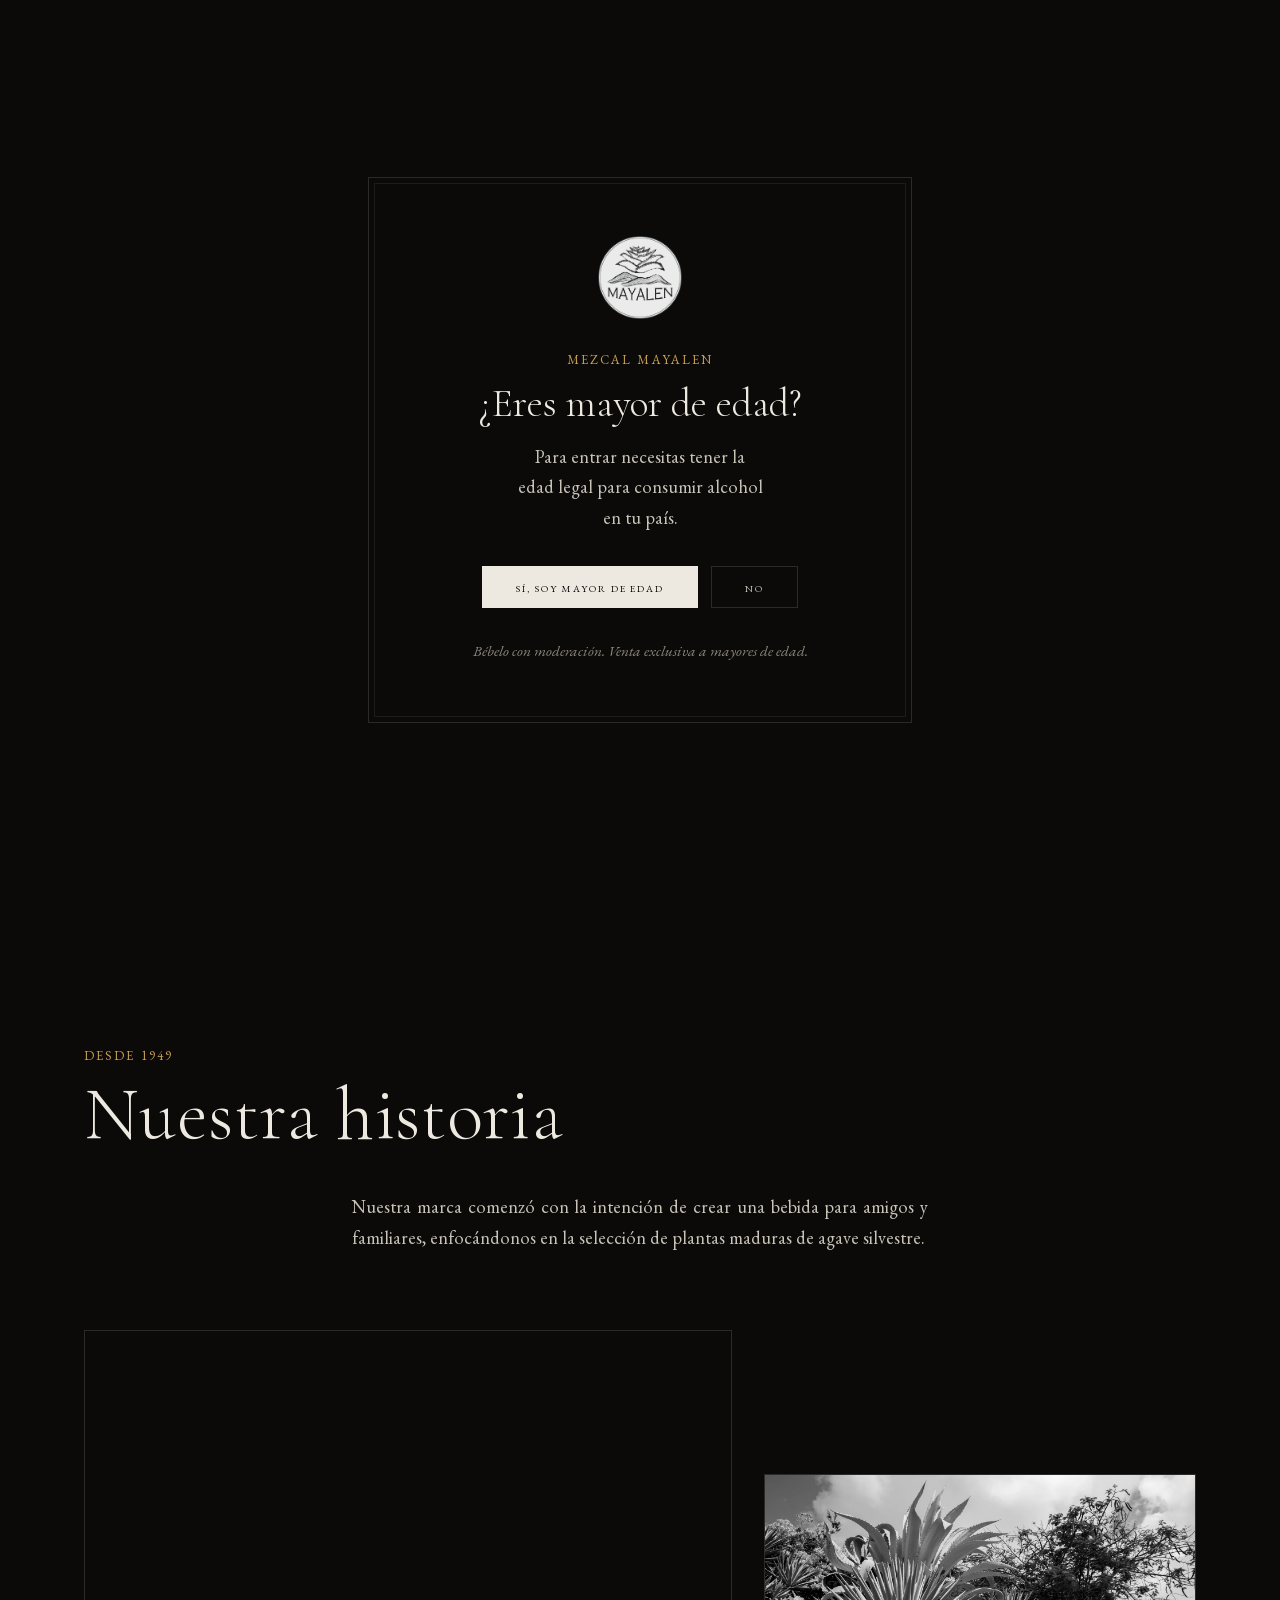
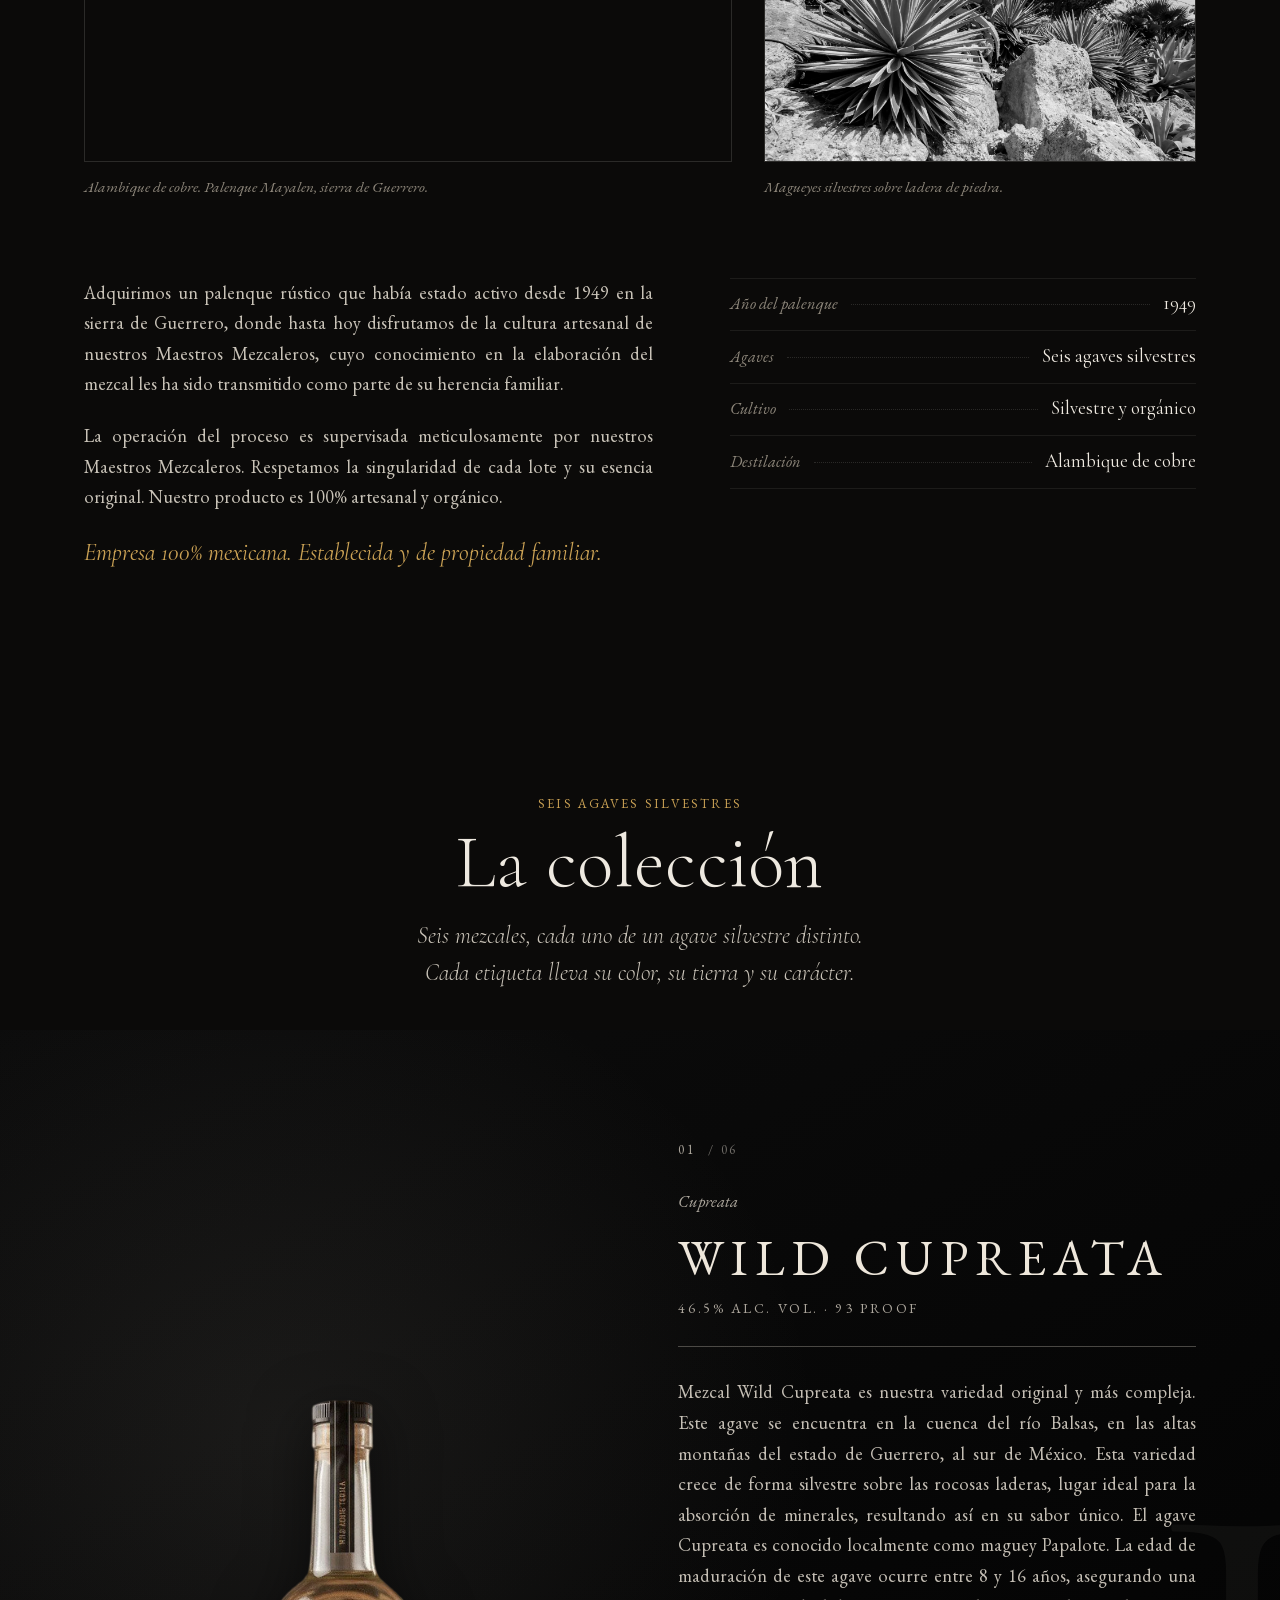
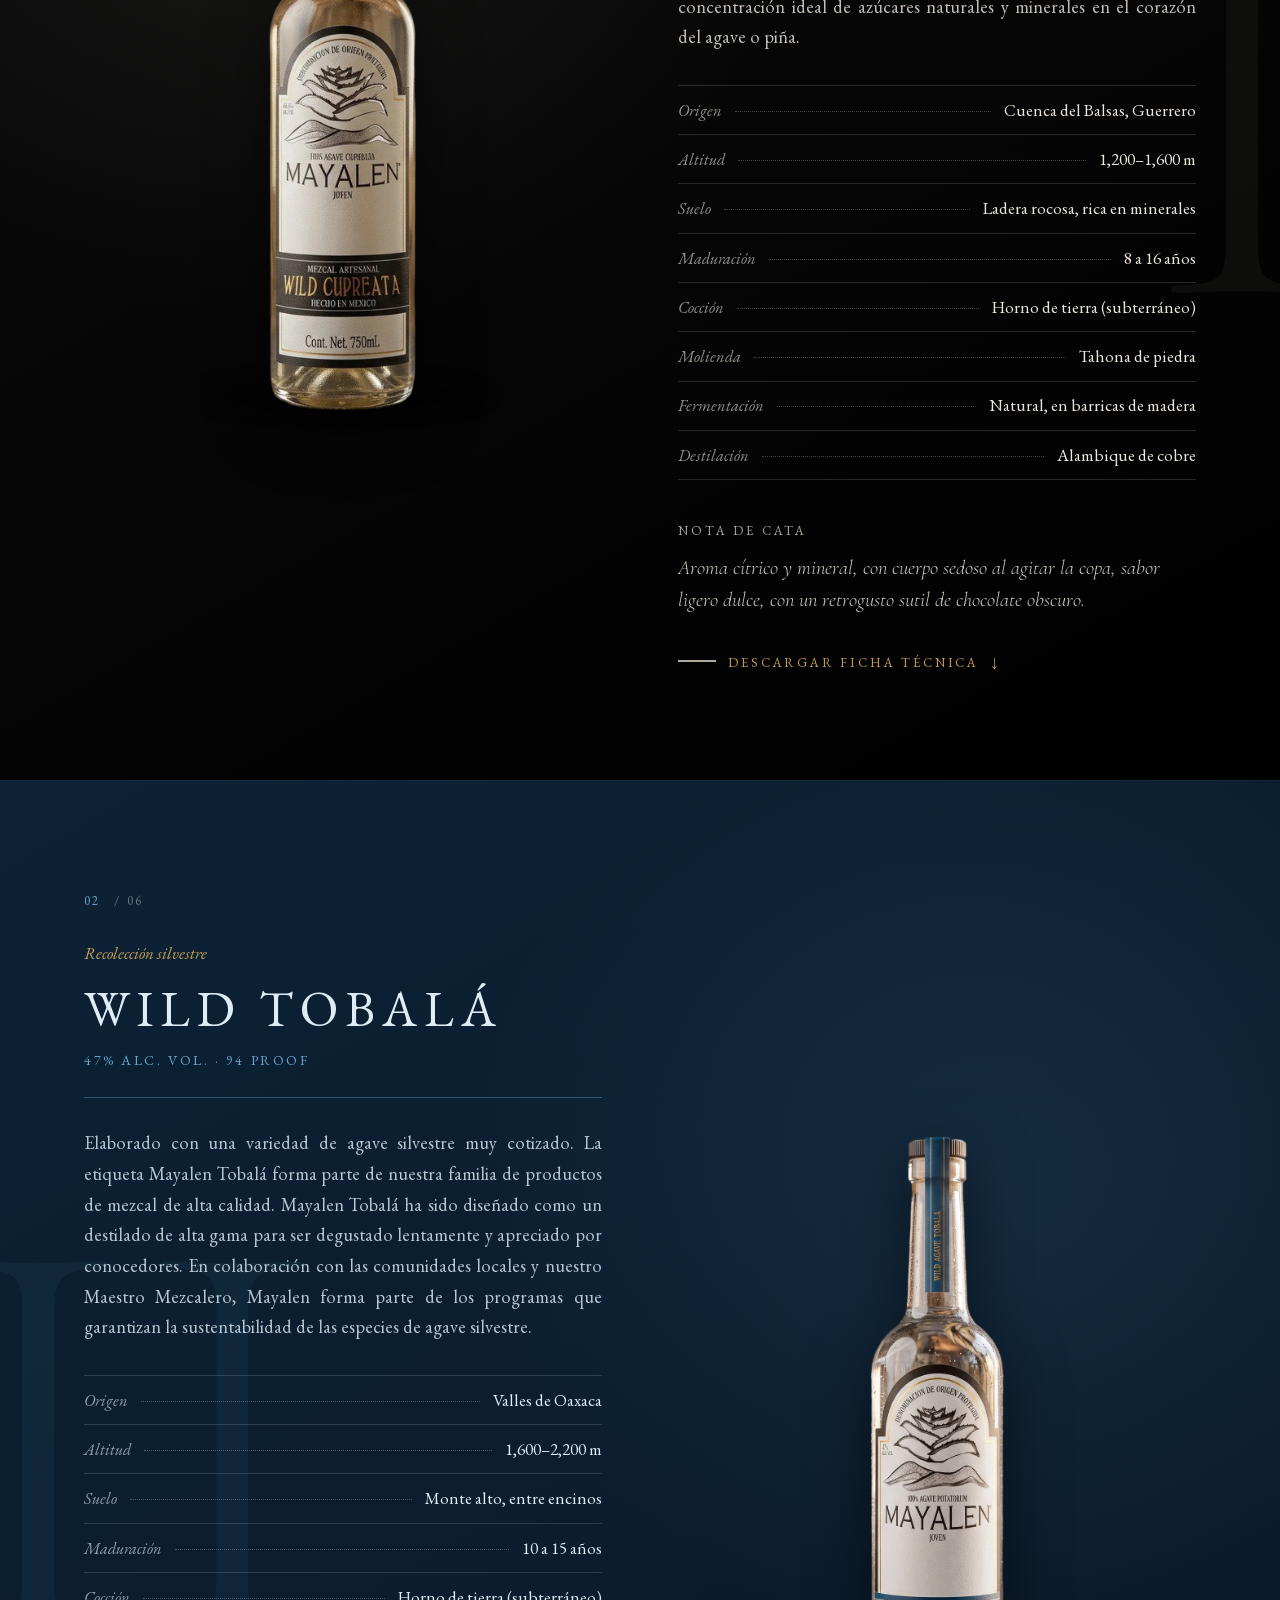
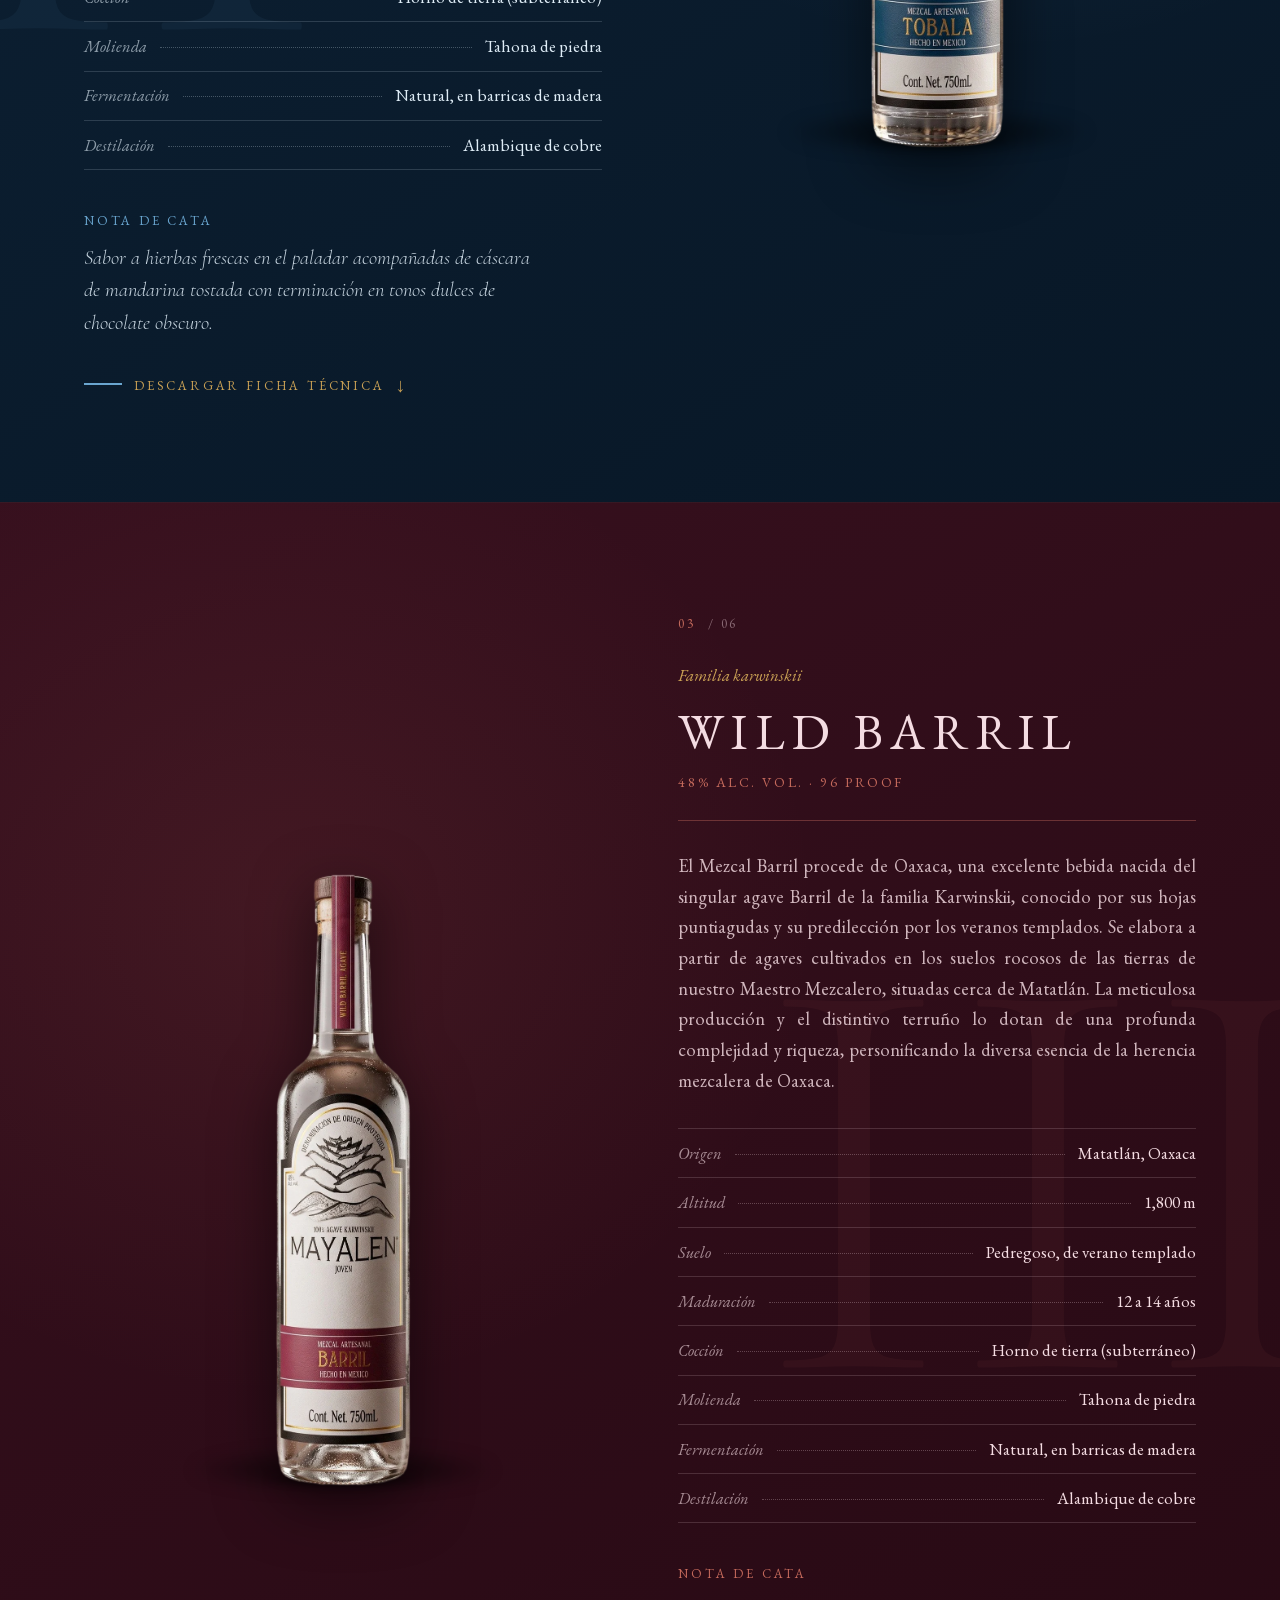
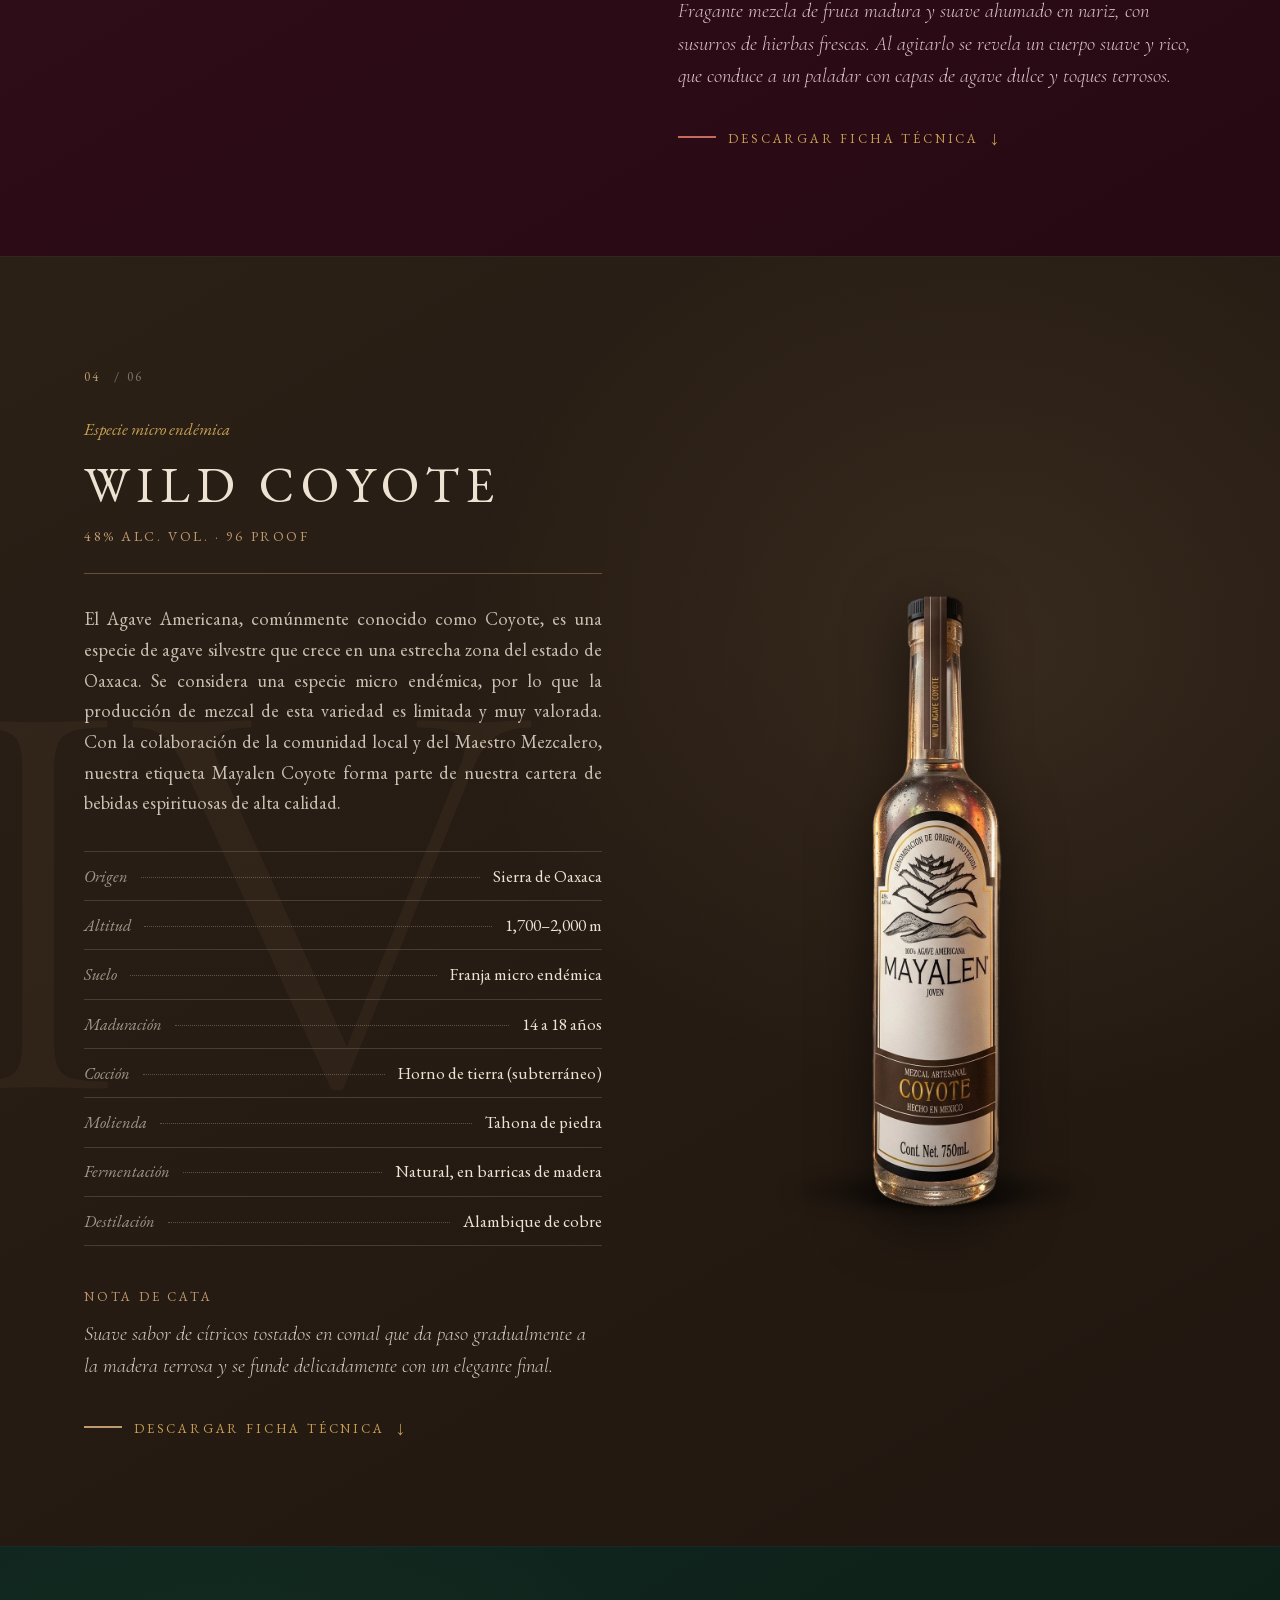
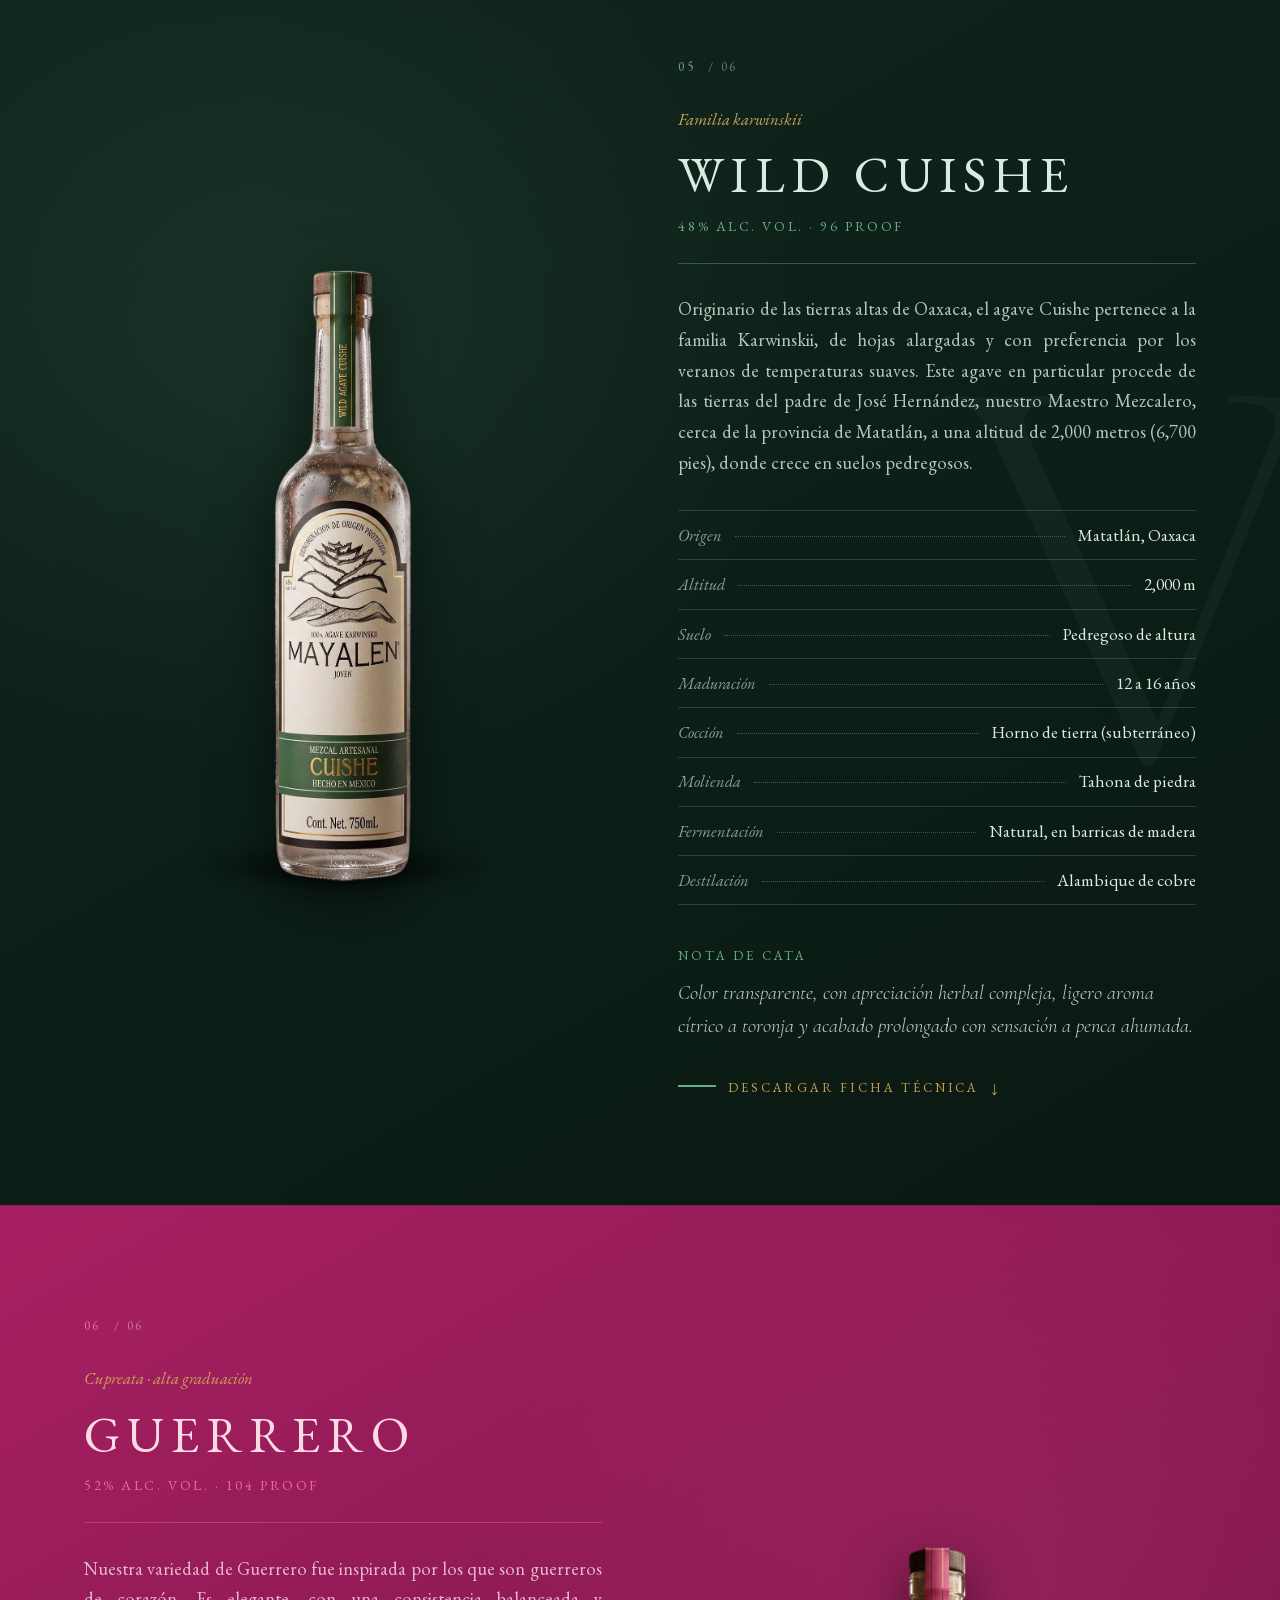
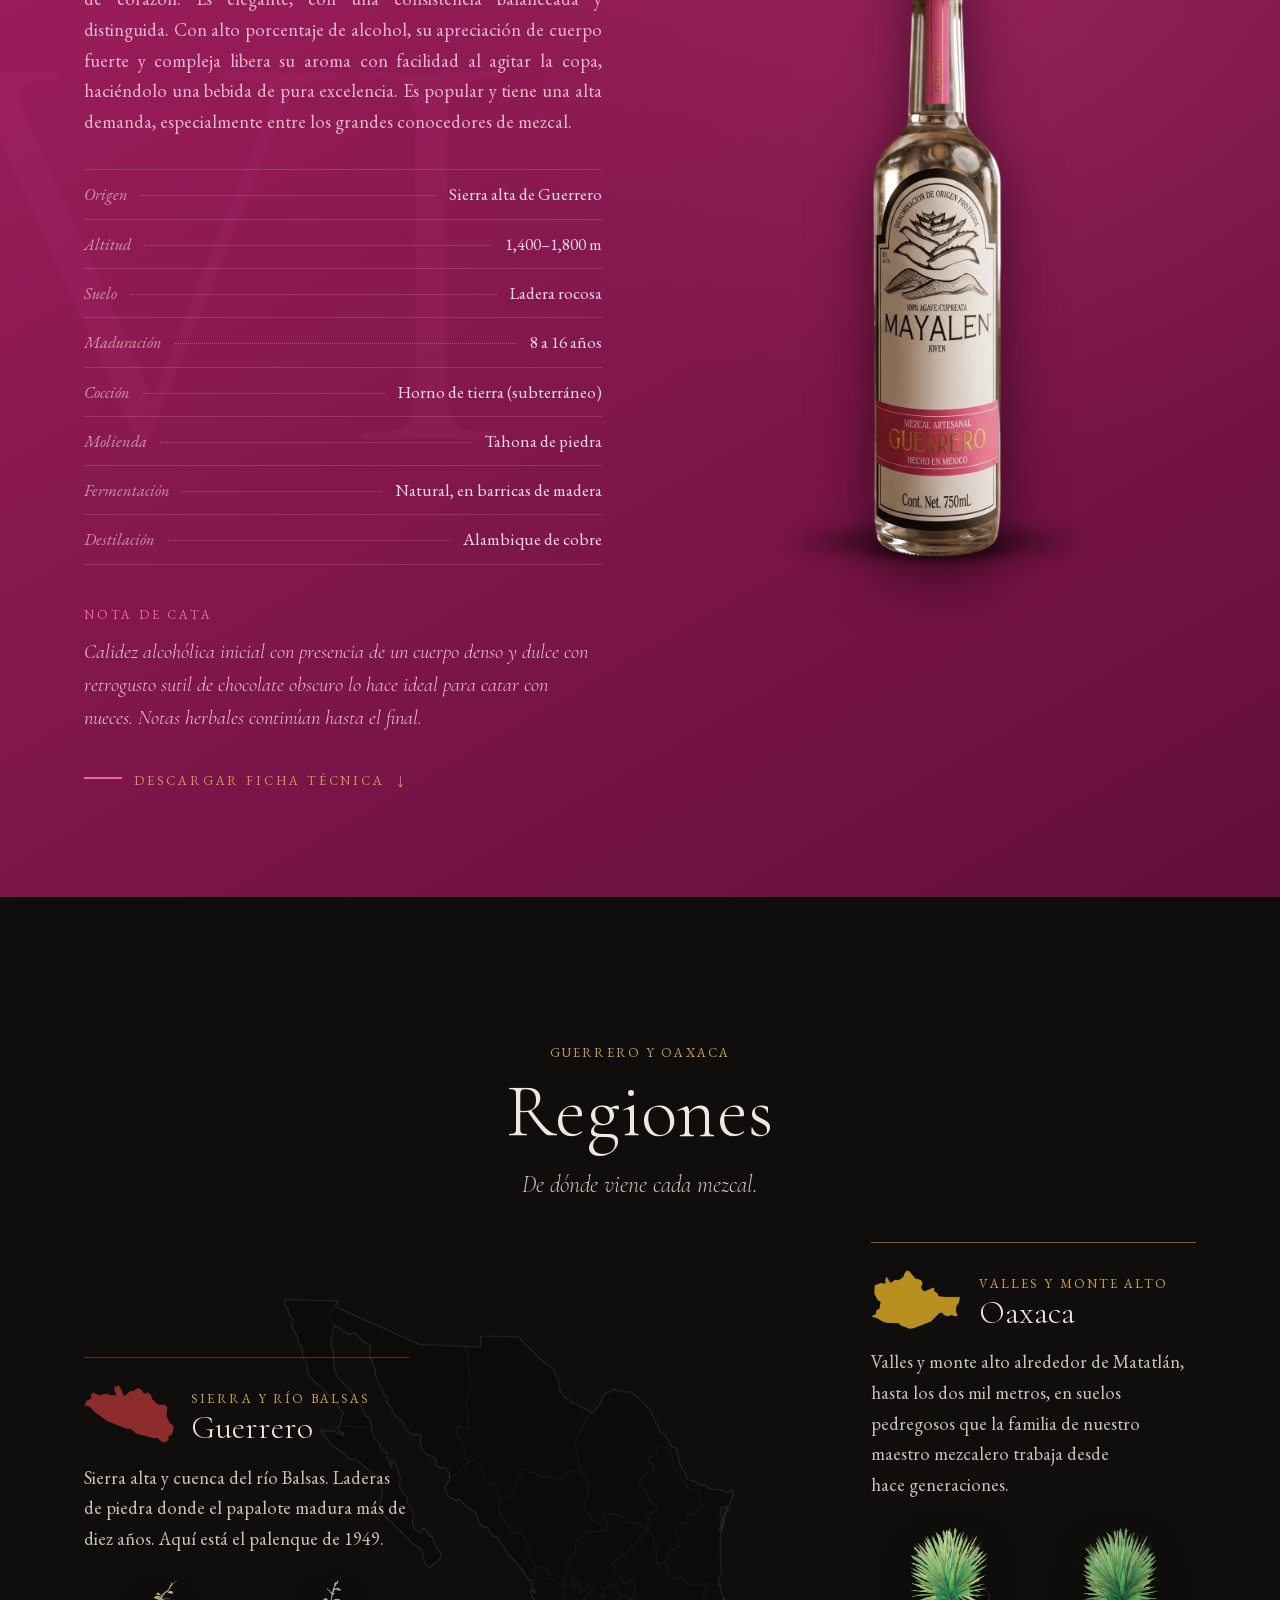
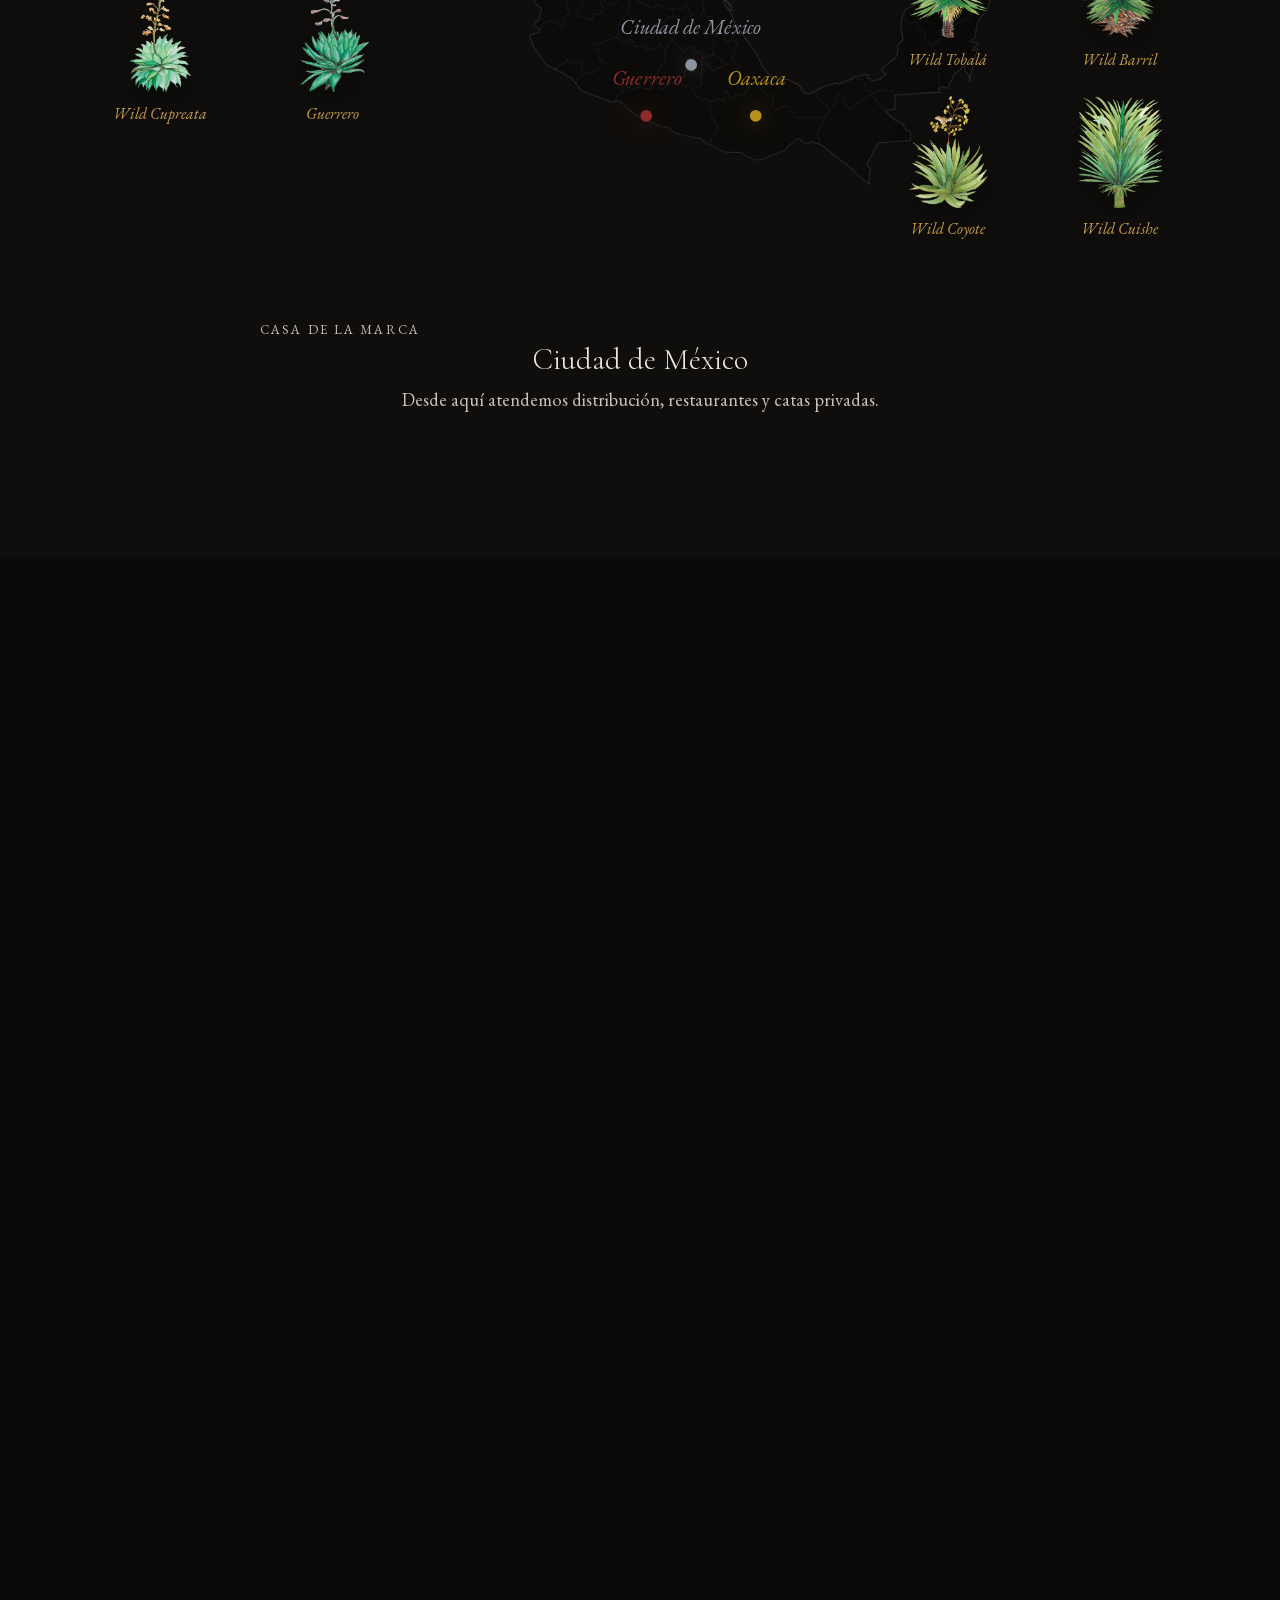
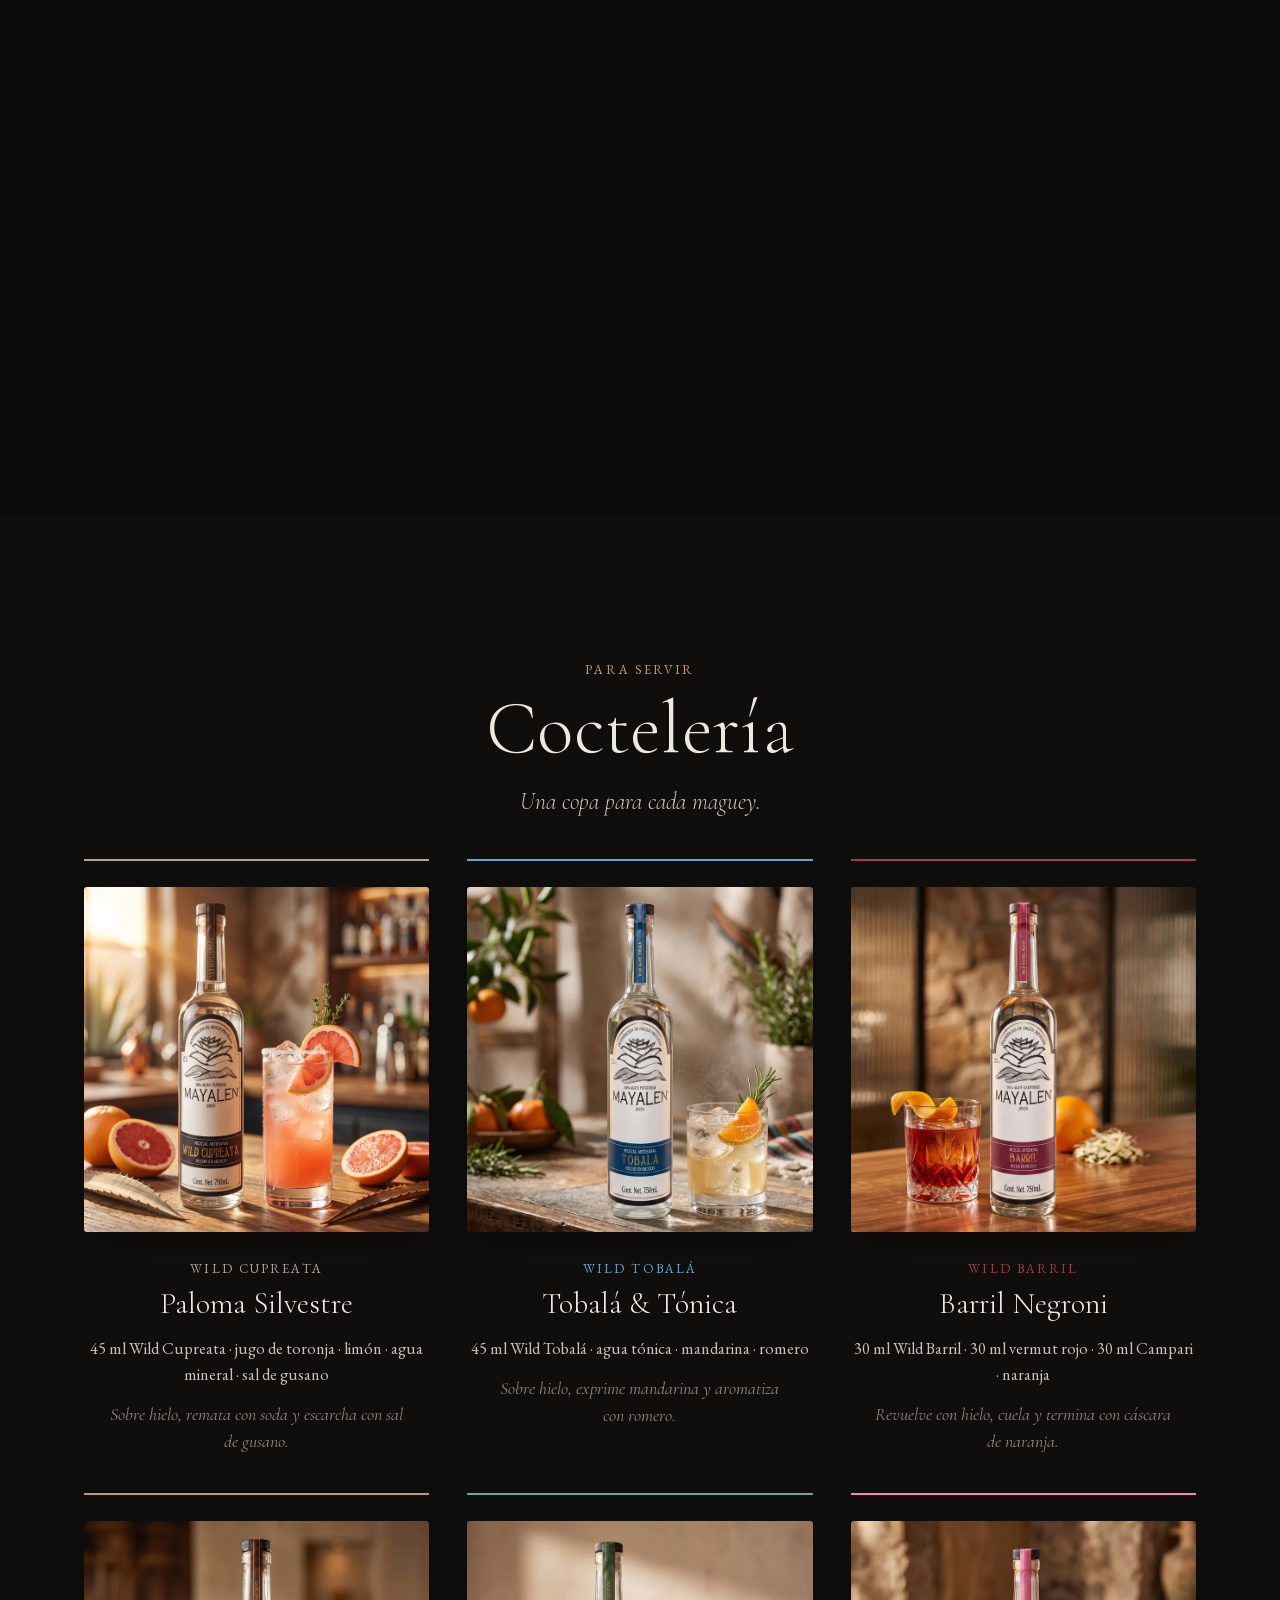
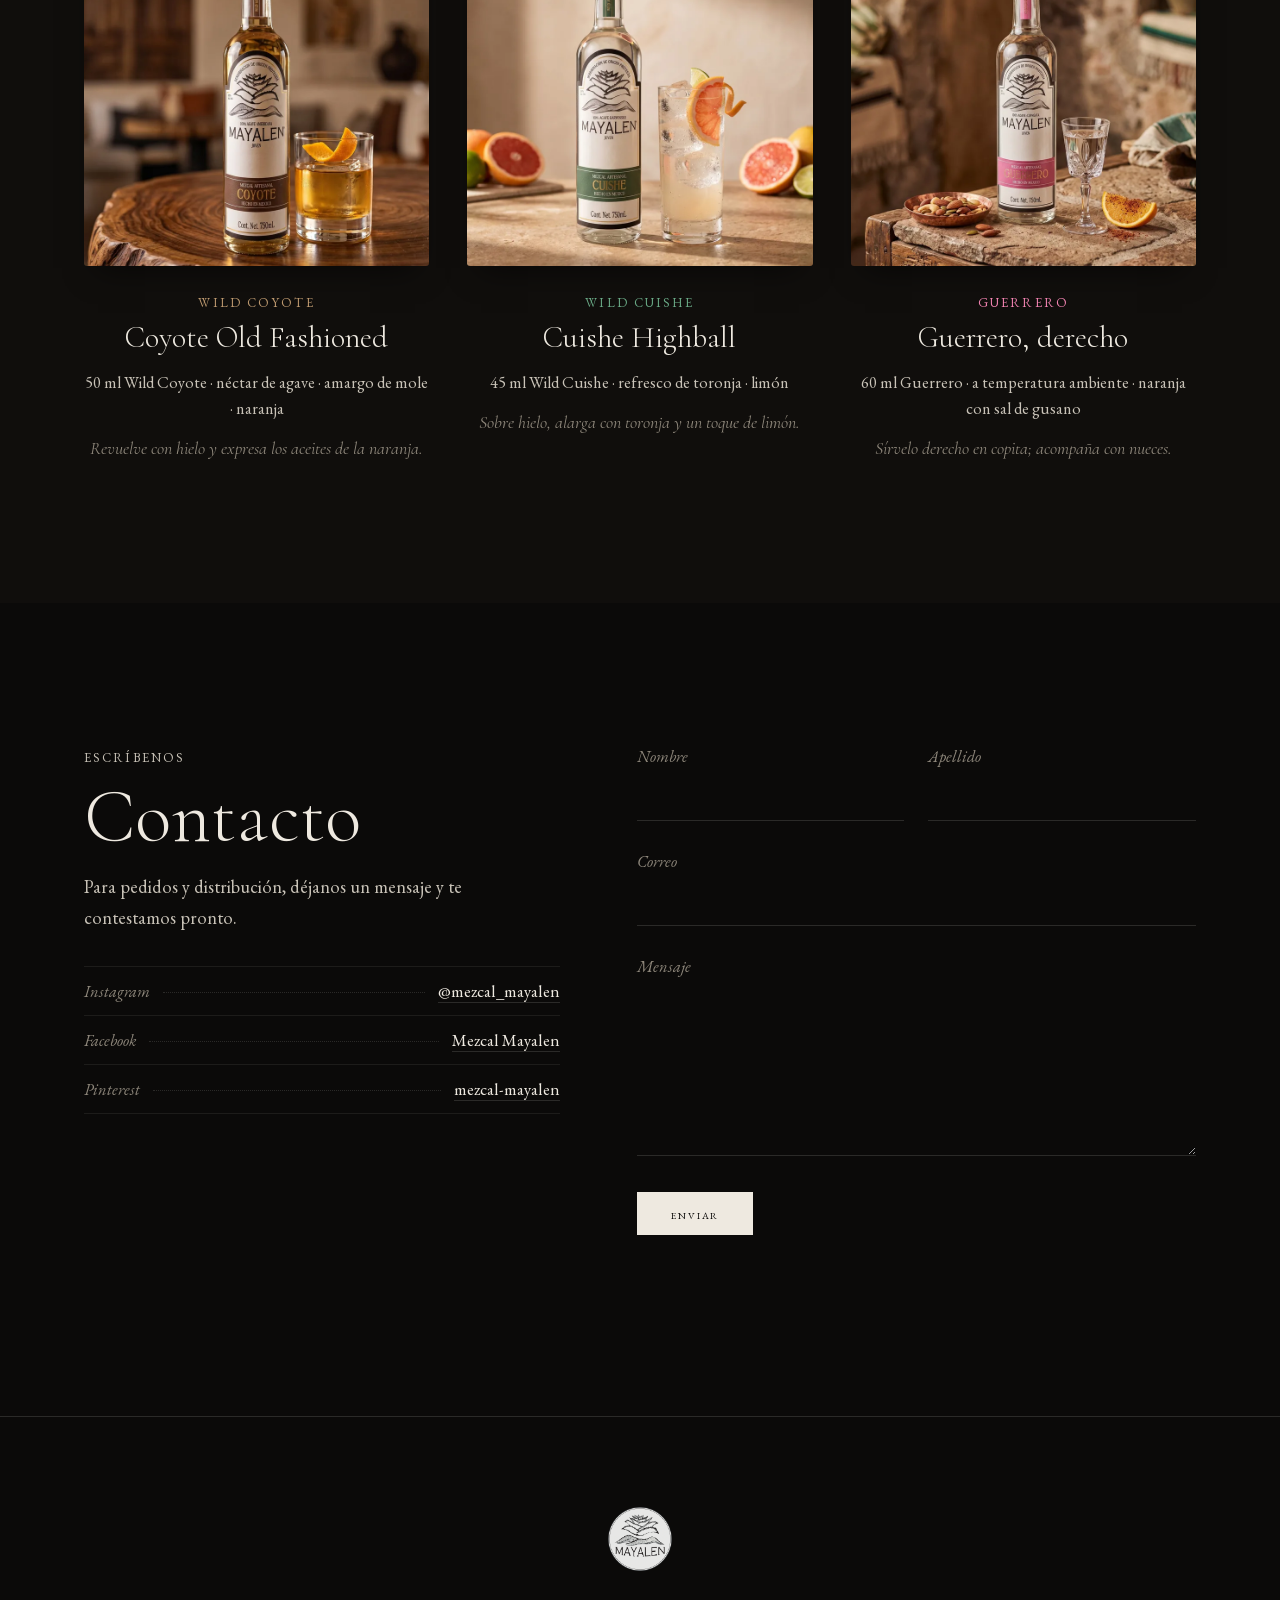
<file: index.html>
<!doctype html>
<html lang="es" data-lang="es">
<head>
<meta charset="utf-8" />
<meta name="viewport" content="width=device-width, initial-scale=1, viewport-fit=cover" />
<meta name="theme-color" content="#0B0A09" />

<title>Mezcal Mayalen — Herbario de magueyes silvestres</title>
<meta name="description" content="Seis magueyes silvestres destilados en un palenque de 1949 en la sierra de Guerrero. Cupreata, Tobalá, Barril, Coyote, Cuishe y Guerrero." />

<meta property="og:type" content="website" />
<meta property="og:site_name" content="Mezcal Mayalen" />
<meta property="og:title" content="Mezcal Mayalen — Herbario de magueyes silvestres" />
<meta property="og:description" content="Seis magueyes silvestres. Sierra de Guerrero y valles de Oaxaca." />
<meta property="og:image" content="assets/web/hero-bottles.webp" />
<meta property="og:url" content="https://mezcalmayalen.com/" />
<meta name="twitter:card" content="summary_large_image" />

<link rel="canonical" href="https://mezcalmayalen.com/" />
<link rel="icon" type="image/webp" href="assets/web/logo-sello.webp" />
<link rel="preload" as="font" type="font/woff2" href="assets/fonts/cormorant-garamond-normal-300.woff2" crossorigin />
<link rel="preload" as="font" type="font/woff2" href="assets/fonts/eb-garamond-normal-400.woff2" crossorigin />
<link rel="preload" as="image" href="assets/web/hero-bottles.webp" />
<link rel="stylesheet" href="css/style.css?v=10" />
</head>

<body class="is-locked">

<!-- ════════════════════════════  UMBRAL  ════════════════════════════ -->
<div class="umbral" id="umbral" role="dialog" aria-modal="true" aria-labelledby="umbralTitle">
  <div class="umbral__card">
    <img class="umbral__sello" src="assets/web/logo-hero.webp" alt="" aria-hidden="true" width="900" height="900" />
    <p class="eyebrow" data-i18n="umbralEyebrow">Mezcal Mayalen</p>
    <h1 class="umbral__title" id="umbralTitle" data-i18n="umbralTitle">¿Eres mayor de edad?</h1>
    <p class="umbral__sub" data-i18n="umbralSub">Para entrar necesitas tener la edad legal para consumir alcohol<br>en tu país.</p>
    <div class="umbral__acts">
      <button class="btn" id="umbralYes" data-i18n="umbralYes">Sí, soy mayor de edad</button>
      <button class="btn btn--ghost" id="umbralNo" data-i18n="umbralNo">No</button>
    </div>
    <p class="umbral__legal" data-i18n="umbralLegal">Bébelo con moderación. Venta exclusiva a mayores de edad.</p>
    <p class="umbral__deny" id="umbralDeny" data-i18n="umbralDeny" hidden>Vuelve cuando tengas la edad legal. Aquí te esperamos.</p>
  </div>
</div>


<!-- ════════════════════════════  CABECERA  ════════════════════════════ -->
<header class="head" id="head">
  <div class="head__in">
    <a class="mark" href="#portada" aria-label="Mayalen">
      <img class="mark__sello" src="assets/web/logo-iso-round.webp" alt="" aria-hidden="true" width="217" height="217" />
      <span class="mark__word">Mezcal Mayalen</span>
    </a>

    <nav class="menu" id="menu" aria-label="Principal">
      <a href="#cuaderno" data-i18n="navCuaderno">Historia</a>
      <a href="#herbario" data-i18n="navHerbario">Colección</a>
      <a href="#procedencia" data-i18n="navProcedencia">Regiones</a>
      <a href="#galeria" data-i18n="navGaleria">Galería</a>
      <a href="#cocteleria" data-i18n="navReceta">Coctelería</a>
      <a href="#correspondencia" data-i18n="navCorrespondencia">Contacto</a>
    </nav>

    <div class="head__tools">
      <div class="lang" role="group" aria-label="Idioma">
        <button class="lang__b is-on" data-set-lang="es" type="button">Español</button>
        <span aria-hidden="true">·</span>
        <button class="lang__b" data-set-lang="en" type="button">English</button>
      </div>
      <button class="burger" id="burger" type="button" aria-label="Menú" aria-expanded="false" aria-controls="menu">
        <span></span><span></span>
      </button>
    </div>
  </div>
</header>


<main>

<!-- ════════════════════════════  PORTADA  ════════════════════════════ -->
<section class="portada" id="portada">
  <img class="portada__bg" src="assets/web/hero-bottles.webp" alt="" aria-hidden="true" width="2600" height="1463" />
  <div class="portada__veil" aria-hidden="true"></div>

  <div class="portada__in">
    <img class="portada__sello" src="assets/web/logo-hero.webp" alt="Mezcal Mayalen" width="900" height="900" />
    <p class="eyebrow eyebrow--light" data-i18n="portadaEyebrow">100% agaves silvestres orgánicos</p>
    <h1 class="portada__word">Mezcal Mayalen</h1>
    <p class="portada__sub" data-i18n="portadaSub">Sierra de Guerrero &middot; Valles de Oaxaca</p>
  </div>

  <ol class="indice" aria-label="Láminas">
    <li><a href="#cupreata"><span class="indice__dot" style="--c:#ADA79D"></span><span class="indice__n">I</span><span class="indice__t">Cupreata</span></a></li>
    <li><a href="#tobala"><span class="indice__dot" style="--c:#3E86B8"></span><span class="indice__n">II</span><span class="indice__t">Tobalá</span></a></li>
    <li><a href="#barril"><span class="indice__dot" style="--c:#9E3F4B"></span><span class="indice__n">III</span><span class="indice__t">Barril</span></a></li>
    <li><a href="#coyote"><span class="indice__dot" style="--c:#B2926A"></span><span class="indice__n">IV</span><span class="indice__t">Coyote</span></a></li>
    <li><a href="#cuishe"><span class="indice__dot" style="--c:#5FA07E"></span><span class="indice__n">V</span><span class="indice__t">Cuishe</span></a></li>
    <li><a href="#guerrero"><span class="indice__dot" style="--c:#F072AC"></span><span class="indice__n">VI</span><span class="indice__t">Guerrero</span></a></li>
  </ol>

  <span class="scroll-cue" aria-hidden="true"></span>
</section>


<!-- ════════════════════════════  CUADERNO  ════════════════════════════ -->
<section class="cuaderno" id="cuaderno">
  <div class="wrap">
    <header class="sec-head reveal">
      <p class="eyebrow" data-i18n="cuadernoEyebrow">Desde 1949</p>
      <h2 class="h-title" data-i18n="cuadernoTitle">Nuestra historia</h2>
    </header>
  </div>

  <div class="cuaderno__lead wrap reveal">
    <p class="drop" data-i18n="cuadernoP1">Nuestra marca comenzó con la intención de crear una bebida para amigos y familiares, enfocándonos en la selección de plantas maduras de agave silvestre.</p>
  </div>

  <!-- díptico fotográfico -->
  <div class="diptico wrap reveal">
    <figure class="diptico__a">
      <video class="diptico__vid" autoplay muted loop playsinline preload="auto"
             aria-label="Alambique de cobre Mayalen">
        <source src="assets/web/copper-still.mp4?v=2" type="video/mp4" />
      </video>
      <figcaption data-i18n="capAlambique">Alambique de cobre. Palenque Mayalen, sierra de Guerrero.</figcaption>
    </figure>
    <figure class="diptico__b">
      <img src="assets/web/foto-agaves-bn.webp" alt="Magueyes silvestres sobre ladera de piedra" width="1500" height="1000" loading="lazy" />
      <figcaption data-i18n="capLadera">Magueyes silvestres sobre ladera de piedra.</figcaption>
    </figure>
  </div>

  <div class="cuaderno__grid wrap reveal">
    <div class="cuaderno__col">
      <p data-i18n="cuadernoP2">Adquirimos un palenque rústico que había estado activo desde 1949 en la sierra de Guerrero, donde hasta hoy disfrutamos de la cultura artesanal de nuestros Maestros Mezcaleros, cuyo conocimiento en la elaboración del mezcal les ha sido transmitido como parte de su herencia familiar.</p>
      <p data-i18n="cuadernoP3">La operación del proceso es supervisada meticulosamente por nuestros Maestros Mezcaleros. Respetamos la singularidad de cada lote y su esencia original. Nuestro producto es 100% artesanal y orgánico.</p>
      <p class="cuaderno__owned" data-i18n="cuadernoOwned">Empresa 100% mexicana. Establecida y de propiedad familiar.</p>
    </div>
    <dl class="datos">
      <div><dt data-i18n="dato1">Año del palenque</dt><dd>1949</dd></div>
      <div><dt data-i18n="dato2">Agaves</dt><dd data-i18n="dato2v">Seis agaves silvestres</dd></div>
      <div><dt data-i18n="dato3">Cultivo</dt><dd data-i18n="dato3v">Silvestre y orgánico</dd></div>
      <div><dt data-i18n="dato4">Destilación</dt><dd data-i18n="dato4v">Alambique de cobre</dd></div>
    </dl>
  </div>
</section>




<!-- ════════════════════════════  HERBARIO  ════════════════════════════ -->
<section class="herbario" id="herbario">
  <div class="wrap">
    <header class="sec-head sec-head--center reveal">
      <p class="eyebrow" data-i18n="herbarioEyebrow">Seis agaves silvestres</p>
      <h2 class="h-title" data-i18n="herbarioTitle">La colección</h2>
      <p class="sec-head__sub" data-i18n="herbarioSub">Seis mezcales, cada uno de un agave silvestre distinto. Cada etiqueta lleva su color, su tierra y su carácter.</p>
    </header>
  </div>

  <!-- ── I · CUPREATA ── -->
  <article class="plate" id="cupreata" data-agave="cupreata">
    <div class="plate__glow" aria-hidden="true"></div>
    <span class="plate__ghost" aria-hidden="true">I</span>
    <div class="wrap plate__in">
      <div class="plate__stage reveal">
        <img class="plate__bottle" src="assets/web/botella-cupreata.webp?v=3" alt="Botella Mayalen Cupreata" width="315" height="1500" loading="lazy" />
      </div>
      <div class="plate__desc reveal">
        <p class="plate__index"><span>01</span><span>/ 06</span></p>
        <p class="plate__local" data-i18n="cupreataLocal">Cupreata</p>
        <h3 class="plate__name">Wild Cupreata</h3>
        <div class="plate__meta">
          <p class="plate__abv">46.5% Alc. Vol. &middot; 93 proof</p>
        </div>
        <p class="plate__body" data-i18n="cupreataP">Mezcal Wild Cupreata es nuestra variedad original y más compleja. Este agave se encuentra en la cuenca del río Balsas, en las altas montañas del estado de Guerrero, al sur de México. Esta variedad crece de forma silvestre sobre las rocosas laderas, lugar ideal para la absorción de minerales, resultando así en su sabor único. El agave Cupreata es conocido localmente como maguey Papalote. La edad de maduración de este agave ocurre entre 8 y 16 años, asegurando una concentración ideal de azúcares naturales y minerales en el corazón del agave o piña.</p>
        <dl class="specimen">
          <div><dt data-i18n="sProc">Origen</dt><dd data-i18n="cupreataProc">Cuenca del Balsas, Guerrero</dd></div><div><dt data-i18n="sAlt">Altitud</dt><dd>1,200–1,600 m</dd></div>
          <div><dt data-i18n="sSuelo">Suelo</dt><dd data-i18n="cupreataSuelo">Ladera rocosa, rica en minerales</dd></div>
          <div><dt data-i18n="sMad">Maduración</dt><dd data-i18n="cupreataMad">8 a 16 años</dd></div>
          <div><dt data-i18n="sCoccion">Cocción</dt><dd data-i18n="vCoccion">Horno de tierra (subterráneo)</dd></div>
          <div><dt data-i18n="sMolienda">Molienda</dt><dd data-i18n="vMolienda">Tahona de piedra</dd></div>
          <div><dt data-i18n="sFerment">Fermentación</dt><dd data-i18n="vFerment">Natural, en barricas de madera</dd></div>
          <div><dt data-i18n="sDestil">Destilación</dt><dd data-i18n="vDestil">Alambique de cobre</dd></div>
        </dl>
        <p class="nota"><span class="nota__l" data-i18n="sNota">Nota de cata</span><span data-i18n="cupreataN">Aroma cítrico y mineral, con cuerpo sedoso al agitar la copa, sabor ligero dulce, con un retrogusto sutil de chocolate obscuro.</span></p>
        <a class="plate__ficha" data-i18n="plateFicha" target="_blank" rel="noopener" data-href-es="assets/FichasTecnincas/Mezcal-Mayalen-Cupreata-Ficha-ES.pdf" data-href-en="assets/TechSheets/Mezcal-Mayalen-Cupreata-Ficha-EN.pdf" href="assets/FichasTecnincas/Mezcal-Mayalen-Cupreata-Ficha-ES.pdf">Descargar ficha técnica</a>
      </div>
    </div>
  </article>

  <!-- ── II · TOBALÁ ── -->
  <article class="plate plate--flip" id="tobala" data-agave="tobala">
    <div class="plate__glow" aria-hidden="true"></div>
    <span class="plate__ghost" aria-hidden="true">II</span>
    <div class="wrap plate__in">
      <div class="plate__stage reveal">
        <img class="plate__bottle" src="assets/web/botella-tobala.webp?v=3" alt="Botella Mayalen Tobalá" width="321" height="1500" loading="lazy" />
      </div>
      <div class="plate__desc reveal">
        <p class="plate__index"><span>02</span><span>/ 06</span></p>
        <p class="plate__local" data-i18n="tobalaLocal">Recolección silvestre</p>
        <h3 class="plate__name">Wild Tobalá</h3>
        <div class="plate__meta">
          <p class="plate__abv">47% Alc. Vol. &middot; 94 proof</p>
        </div>
        <p class="plate__body" data-i18n="tobalaP">Elaborado con una variedad de agave silvestre muy cotizado. La etiqueta Mayalen Tobalá forma parte de nuestra familia de productos de mezcal de alta calidad. Mayalen Tobalá ha sido diseñado como un destilado de alta gama para ser degustado lentamente y apreciado por conocedores. En colaboración con las comunidades locales y nuestro Maestro Mezcalero, Mayalen forma parte de los programas que garantizan la sustentabilidad de las especies de agave silvestre.</p>
        <dl class="specimen">
          <div><dt data-i18n="sProc">Origen</dt><dd data-i18n="tobalaProc">Valles de Oaxaca</dd></div><div><dt data-i18n="sAlt">Altitud</dt><dd>1,600–2,200 m</dd></div>
          <div><dt data-i18n="sSuelo">Suelo</dt><dd data-i18n="tobalaSuelo">Monte alto, entre encinos</dd></div>
          <div><dt data-i18n="sMad">Maduración</dt><dd data-i18n="tobalaMad">10 a 15 años</dd></div>
          <div><dt data-i18n="sCoccion">Cocción</dt><dd data-i18n="vCoccion">Horno de tierra (subterráneo)</dd></div>
          <div><dt data-i18n="sMolienda">Molienda</dt><dd data-i18n="vMolienda">Tahona de piedra</dd></div>
          <div><dt data-i18n="sFerment">Fermentación</dt><dd data-i18n="vFerment">Natural, en barricas de madera</dd></div>
          <div><dt data-i18n="sDestil">Destilación</dt><dd data-i18n="vDestil">Alambique de cobre</dd></div>
        </dl>
        <p class="nota"><span class="nota__l" data-i18n="sNota">Nota de cata</span><span data-i18n="tobalaN">Sabor a hierbas frescas en el paladar acompañadas de cáscara de mandarina tostada con terminación en tonos dulces de chocolate obscuro.</span></p>
        <a class="plate__ficha" data-i18n="plateFicha" target="_blank" rel="noopener" data-href-es="assets/FichasTecnincas/Mezcal-Mayalen-Tobala-Ficha-ES.pdf" data-href-en="assets/TechSheets/Mezcal-Mayalen-Tobala-Ficha-EN.pdf" href="assets/FichasTecnincas/Mezcal-Mayalen-Tobala-Ficha-ES.pdf">Descargar ficha técnica</a>
      </div>
    </div>
  </article>

  <!-- ── III · BARRIL ── -->
  <article class="plate" id="barril" data-agave="barril">
    <div class="plate__glow" aria-hidden="true"></div>
    <span class="plate__ghost" aria-hidden="true">III</span>
    <div class="wrap plate__in">
      <div class="plate__stage reveal">
        <img class="plate__bottle" src="assets/web/botella-barril.webp?v=3" alt="Botella Mayalen Barril" width="314" height="1500" loading="lazy" />
      </div>
      <div class="plate__desc reveal">
        <p class="plate__index"><span>03</span><span>/ 06</span></p>
        <p class="plate__local" data-i18n="barrilLocal">Familia karwinskii</p>
        <h3 class="plate__name">Wild Barril</h3>
        <div class="plate__meta">
          <p class="plate__abv">48% Alc. Vol. &middot; 96 proof</p>
        </div>
        <p class="plate__body" data-i18n="barrilP">El Mezcal Barril procede de Oaxaca, una excelente bebida nacida del singular agave Barril de la familia Karwinskii, conocido por sus hojas puntiagudas y su predilección por los veranos templados. Se elabora a partir de agaves cultivados en los suelos rocosos de las tierras de nuestro Maestro Mezcalero, situadas cerca de Matatlán. La meticulosa producción y el distintivo terruño lo dotan de una profunda complejidad y riqueza, personificando la diversa esencia de la herencia mezcalera de Oaxaca.</p>
        <dl class="specimen">
          <div><dt data-i18n="sProc">Origen</dt><dd data-i18n="barrilProc">Matatlán, Oaxaca</dd></div><div><dt data-i18n="sAlt">Altitud</dt><dd>1,800 m</dd></div>
          <div><dt data-i18n="sSuelo">Suelo</dt><dd data-i18n="barrilSuelo">Pedregoso, de verano templado</dd></div>
          <div><dt data-i18n="sMad">Maduración</dt><dd data-i18n="barrilMad">12 a 14 años</dd></div>
          <div><dt data-i18n="sCoccion">Cocción</dt><dd data-i18n="vCoccion">Horno de tierra (subterráneo)</dd></div>
          <div><dt data-i18n="sMolienda">Molienda</dt><dd data-i18n="vMolienda">Tahona de piedra</dd></div>
          <div><dt data-i18n="sFerment">Fermentación</dt><dd data-i18n="vFerment">Natural, en barricas de madera</dd></div>
          <div><dt data-i18n="sDestil">Destilación</dt><dd data-i18n="vDestil">Alambique de cobre</dd></div>
        </dl>
        <p class="nota"><span class="nota__l" data-i18n="sNota">Nota de cata</span><span data-i18n="barrilN">Fragante mezcla de fruta madura y suave ahumado en nariz, con susurros de hierbas frescas. Al agitarlo se revela un cuerpo suave y rico, que conduce a un paladar con capas de agave dulce y toques terrosos.</span></p>
        <a class="plate__ficha" data-i18n="plateFicha" target="_blank" rel="noopener" data-href-es="assets/FichasTecnincas/Mezcal-Mayalen-Barril-Ficha-ES.pdf" data-href-en="assets/TechSheets/Mezcal-Mayalen-Barril-Ficha-EN.pdf" href="assets/FichasTecnincas/Mezcal-Mayalen-Barril-Ficha-ES.pdf">Descargar ficha técnica</a>
      </div>
    </div>
  </article>

  <!-- ── IV · COYOTE ── -->
  <article class="plate plate--flip" id="coyote" data-agave="coyote">
    <div class="plate__glow" aria-hidden="true"></div>
    <span class="plate__ghost" aria-hidden="true">IV</span>
    <div class="wrap plate__in">
      <div class="plate__stage reveal">
        <img class="plate__bottle" src="assets/web/botella-coyote.webp?v=3" alt="Botella Mayalen Coyote" width="314" height="1500" loading="lazy" />
      </div>
      <div class="plate__desc reveal">
        <p class="plate__index"><span>04</span><span>/ 06</span></p>
        <p class="plate__local" data-i18n="coyoteLocal">Especie micro endémica</p>
        <h3 class="plate__name">Wild Coyote</h3>
        <div class="plate__meta">
          <p class="plate__abv">48% Alc. Vol. &middot; 96 proof</p>
        </div>
        <p class="plate__body" data-i18n="coyoteP">El Agave Americana, comúnmente conocido como Coyote, es una especie de agave silvestre que crece en una estrecha zona del estado de Oaxaca. Se considera una especie micro endémica, por lo que la producción de mezcal de esta variedad es limitada y muy valorada. Con la colaboración de la comunidad local y del Maestro Mezcalero, nuestra etiqueta Mayalen Coyote forma parte de nuestra cartera de bebidas espirituosas de alta calidad.</p>
        <dl class="specimen">
          <div><dt data-i18n="sProc">Origen</dt><dd data-i18n="coyoteProc">Sierra de Oaxaca</dd></div><div><dt data-i18n="sAlt">Altitud</dt><dd>1,700–2,000 m</dd></div>
          <div><dt data-i18n="sSuelo">Suelo</dt><dd data-i18n="coyoteSuelo">Franja micro endémica</dd></div>
          <div><dt data-i18n="sMad">Maduración</dt><dd data-i18n="coyoteMad">14 a 18 años</dd></div>
          <div><dt data-i18n="sCoccion">Cocción</dt><dd data-i18n="vCoccion">Horno de tierra (subterráneo)</dd></div>
          <div><dt data-i18n="sMolienda">Molienda</dt><dd data-i18n="vMolienda">Tahona de piedra</dd></div>
          <div><dt data-i18n="sFerment">Fermentación</dt><dd data-i18n="vFerment">Natural, en barricas de madera</dd></div>
          <div><dt data-i18n="sDestil">Destilación</dt><dd data-i18n="vDestil">Alambique de cobre</dd></div>
        </dl>
        <p class="nota"><span class="nota__l" data-i18n="sNota">Nota de cata</span><span data-i18n="coyoteN">Suave sabor de cítricos tostados en comal que da paso gradualmente a la madera terrosa y se funde delicadamente con un elegante final.</span></p>
        <a class="plate__ficha" data-i18n="plateFicha" target="_blank" rel="noopener" data-href-es="assets/FichasTecnincas/Mezcal-Mayalen-Coyote-Ficha-ES.pdf" data-href-en="assets/TechSheets/Mezcal-Mayalen-Coyote-Ficha-EN.pdf" href="assets/FichasTecnincas/Mezcal-Mayalen-Coyote-Ficha-ES.pdf">Descargar ficha técnica</a>
      </div>
    </div>
  </article>

  <!-- ── V · CUISHE ── -->
  <article class="plate" id="cuishe" data-agave="cuishe">
    <div class="plate__glow" aria-hidden="true"></div>
    <span class="plate__ghost" aria-hidden="true">V</span>
    <div class="wrap plate__in">
      <div class="plate__stage reveal">
        <img class="plate__bottle" src="assets/web/botella-cuishe.webp?v=3" alt="Botella Mayalen Cuishe" width="314" height="1500" loading="lazy" />
      </div>
      <div class="plate__desc reveal">
        <p class="plate__index"><span>05</span><span>/ 06</span></p>
        <p class="plate__local" data-i18n="cuisheLocal">Familia karwinskii</p>
        <h3 class="plate__name">Wild Cuishe</h3>
        <div class="plate__meta">
          <p class="plate__abv">48% Alc. Vol. &middot; 96 proof</p>
        </div>
        <p class="plate__body" data-i18n="cuisheP">Originario de las tierras altas de Oaxaca, el agave Cuishe pertenece a la familia Karwinskii, de hojas alargadas y con preferencia por los veranos de temperaturas suaves. Este agave en particular procede de las tierras del padre de José Hernández, nuestro Maestro Mezcalero, cerca de la provincia de Matatlán, a una altitud de 2,000 metros (6,700 pies), donde crece en suelos pedregosos.</p>
        <dl class="specimen">
          <div><dt data-i18n="sProc">Origen</dt><dd data-i18n="cuisheProc">Matatlán, Oaxaca</dd></div><div><dt data-i18n="sAlt">Altitud</dt><dd>2,000 m</dd></div>
          <div><dt data-i18n="sSuelo">Suelo</dt><dd data-i18n="cuisheSuelo">Pedregoso de altura</dd></div>
          <div><dt data-i18n="sMad">Maduración</dt><dd data-i18n="cuisheMad">12 a 16 años</dd></div>
          <div><dt data-i18n="sCoccion">Cocción</dt><dd data-i18n="vCoccion">Horno de tierra (subterráneo)</dd></div>
          <div><dt data-i18n="sMolienda">Molienda</dt><dd data-i18n="vMolienda">Tahona de piedra</dd></div>
          <div><dt data-i18n="sFerment">Fermentación</dt><dd data-i18n="vFerment">Natural, en barricas de madera</dd></div>
          <div><dt data-i18n="sDestil">Destilación</dt><dd data-i18n="vDestil">Alambique de cobre</dd></div>
        </dl>
        <p class="nota"><span class="nota__l" data-i18n="sNota">Nota de cata</span><span data-i18n="cuisheN">Color transparente, con apreciación herbal compleja, ligero aroma cítrico a toronja y acabado prolongado con sensación a penca ahumada.</span></p>
        <a class="plate__ficha" data-i18n="plateFicha" target="_blank" rel="noopener" data-href-es="assets/FichasTecnincas/Mezcal-Mayalen-Cuishe-Ficha-ES.pdf" data-href-en="assets/TechSheets/Mezcal-Mayalen-Cuishe-Ficha-EN.pdf" href="assets/FichasTecnincas/Mezcal-Mayalen-Cuishe-Ficha-ES.pdf">Descargar ficha técnica</a>
      </div>
    </div>
  </article>

  <!-- ── VI · GUERRERO ── -->
  <article class="plate plate--flip" id="guerrero" data-agave="guerrero">
    <div class="plate__glow" aria-hidden="true"></div>
    <span class="plate__ghost" aria-hidden="true">VI</span>
    <div class="wrap plate__in">
      <div class="plate__stage reveal">
        <img class="plate__bottle" src="assets/web/botella-guerrero.webp?v=3" alt="Botella Mayalen Guerrero" width="317" height="1500" loading="lazy" />
      </div>
      <div class="plate__desc reveal">
        <p class="plate__index"><span>06</span><span>/ 06</span></p>
        <p class="plate__local" data-i18n="guerreroLocal">Cupreata &middot; alta graduación</p>
        <h3 class="plate__name">Guerrero</h3>
        <div class="plate__meta">
          <p class="plate__abv">52% Alc. Vol. &middot; 104 proof</p>
        </div>
        <p class="plate__body" data-i18n="guerreroP">Nuestra variedad de Guerrero fue inspirada por los que son guerreros de corazón. Es elegante, con una consistencia balanceada y distinguida. Con alto porcentaje de alcohol, su apreciación de cuerpo fuerte y compleja libera su aroma con facilidad al agitar la copa, haciéndolo una bebida de pura excelencia. Es popular y tiene una alta demanda, especialmente entre los grandes conocedores de mezcal.</p>
        <dl class="specimen">
          <div><dt data-i18n="sProc">Origen</dt><dd data-i18n="guerreroProc">Sierra alta de Guerrero</dd></div><div><dt data-i18n="sAlt">Altitud</dt><dd>1,400–1,800 m</dd></div>
          <div><dt data-i18n="sSuelo">Suelo</dt><dd data-i18n="guerreroSuelo">Ladera rocosa</dd></div>
          <div><dt data-i18n="sMad">Maduración</dt><dd data-i18n="guerreroMad">8 a 16 años</dd></div>
          <div><dt data-i18n="sCoccion">Cocción</dt><dd data-i18n="vCoccion">Horno de tierra (subterráneo)</dd></div>
          <div><dt data-i18n="sMolienda">Molienda</dt><dd data-i18n="vMolienda">Tahona de piedra</dd></div>
          <div><dt data-i18n="sFerment">Fermentación</dt><dd data-i18n="vFerment">Natural, en barricas de madera</dd></div>
          <div><dt data-i18n="sDestil">Destilación</dt><dd data-i18n="vDestil">Alambique de cobre</dd></div>
        </dl>
        <p class="nota"><span class="nota__l" data-i18n="sNota">Nota de cata</span><span data-i18n="guerreroN">Calidez alcohólica inicial con presencia de un cuerpo denso y dulce con retrogusto sutil de chocolate obscuro lo hace ideal para catar con nueces. Notas herbales continúan hasta el final.</span></p>
        <a class="plate__ficha" data-i18n="plateFicha" target="_blank" rel="noopener" data-href-es="assets/FichasTecnincas/Mezcal-Mayalen-Guerrero-Ficha-ES.pdf" data-href-en="assets/TechSheets/Mezcal-Mayalen-Guerrero-Ficha-EN.pdf" href="assets/FichasTecnincas/Mezcal-Mayalen-Guerrero-Ficha-ES.pdf">Descargar ficha técnica</a>
      </div>
    </div>
  </article>

</section>




<!-- ════════════════════════════  PROCEDENCIA  ════════════════════════════ -->
<section class="proc" id="procedencia">
  <div class="wrap">
    <header class="sec-head sec-head--center reveal">
      <p class="eyebrow" data-i18n="procEyebrow">Guerrero y Oaxaca</p>
      <h2 class="h-title" data-i18n="procTitle">Regiones</h2>
      <p class="sec-head__sub" data-i18n="procSub">De dónde viene cada mezcal.</p>
    </header>


    <div class="proc__grid3 reveal">
      <article class="region" data-region="guerrero" style="--c:#8E2B2B">
        <div class="region__head">
          <span class="region__map" aria-hidden="true"></span>
          <div>
            <p class="eyebrow" data-i18n="procLamsGro">Sierra y río Balsas</p>
            <h3>Guerrero</h3>
          </div>
        </div>
        <p data-i18n="procGro">Sierra alta y cuenca del río Balsas. Laderas de piedra donde el papalote madura más de diez años. Aquí está el palenque de 1949.</p>
        <ul class="region__agaves">
          <li><a href="#cupreata"><img src="assets/web/agave-cupreata.webp" alt="Acuarela del agave Cupreata" loading="lazy" /><span>Wild Cupreata</span></a></li>
          <li><a href="#guerrero"><img src="assets/web/agave-guerrero.webp" alt="Acuarela del agave Papalote" loading="lazy" /><span>Guerrero</span></a></li>
        </ul>
      </article>
      <figure class="proc__mapa">
      <img src="assets/web/mapa-mexico.png" alt="Mapa de México con Guerrero, Oaxaca y Ciudad de México señalados" width="887" height="600" loading="lazy" />
      <span class="pin" style="--x:51%;--y:85%;--c:#8E2B2B"><i aria-hidden="true"></i><em>Guerrero</em></span>
      <span class="pin" style="--x:66%;--y:85%;--c:#B8901F"><i aria-hidden="true"></i><em>Oaxaca</em></span>
      <span class="pin" style="--x:57%;--y:75%;--c:#8C93A0"><i aria-hidden="true"></i><em data-i18n="procCdmxT">Ciudad de México</em></span>
    </figure>
      <article class="region" data-region="oaxaca" style="--c:#B8901F">
        <div class="region__head">
          <span class="region__map" aria-hidden="true"></span>
          <div>
            <p class="eyebrow" data-i18n="procLamsOax">Valles y monte alto</p>
            <h3>Oaxaca</h3>
          </div>
        </div>
        <p data-i18n="procOax">Valles y monte alto alrededor de Matatlán, hasta los dos mil metros, en suelos pedregosos que la familia de nuestro maestro mezcalero trabaja desde hace generaciones.</p>
        <ul class="region__agaves">
          <li><a href="#tobala"><img src="assets/web/agave-tobala.webp" alt="Acuarela del agave Tobalá" loading="lazy" /><span>Wild Tobalá</span></a></li>
          <li><a href="#barril"><img src="assets/web/agave-barril.webp" alt="Acuarela del agave Barril" loading="lazy" /><span>Wild Barril</span></a></li>
          <li><a href="#coyote"><img src="assets/web/agave-coyote.webp" alt="Acuarela del agave Coyote" loading="lazy" /><span>Wild Coyote</span></a></li>
          <li><a href="#cuishe"><img src="assets/web/agave-cuishe.webp" alt="Acuarela del agave Cuishe" loading="lazy" /><span>Wild Cuishe</span></a></li>
        </ul>
      </article>
    </div>

    <div class="region__casa reveal">
      <p class="eyebrow" data-i18n="procCasa">Casa de la marca</p>
      <h3 data-i18n="procCdmxT">Ciudad de México</h3>
      <p data-i18n="procCdmx">Desde aquí atendemos distribución, restaurantes y catas privadas.</p>
    </div>
  </div>
</section>


<!-- ════════════════════════════  GALERÍA  ════════════════════════════ -->
<section class="galeria" id="galeria">
  <div class="wrap">
    <header class="sec-head sec-head--center reveal">
      <p class="eyebrow" data-i18n="galEyebrow">Del palenque al campo</p>
      <h2 class="h-title" data-i18n="galTitle">Galería</h2>
    </header>
    <div class="galeria__grid reveal">
      <figure><img src="assets/web/gallery/pina-coa.webp" alt="Piña de agave cortada con coa" loading="lazy" /></figure>
      <figure><img src="assets/web/gallery/horno-encendido.webp" alt="Cocción del agave sobre piedra" loading="lazy" /></figure>
      <figure><img src="assets/web/gallery/horno-pit.webp" alt="Horno de piedra del palenque" loading="lazy" /></figure>
      <figure><img src="assets/web/gallery/tinas.webp" alt="Tinas de fermentación en madera" loading="lazy" /></figure>
      <figure><img src="assets/web/gallery/pina-mano.webp" alt="Piña de agave en mano" loading="lazy" /></figure>
      <figure><img src="assets/web/gallery/copita.webp" alt="Copita de mezcal recién servido" loading="lazy" /></figure>
      <figure><img src="assets/web/gallery/recoleccion.webp" alt="Recolección de agave en la sierra" loading="lazy" /></figure>
      <figure><img src="assets/web/gallery/jima.webp" alt="Jima del agave en el campo" loading="lazy" /></figure>
      <figure><img src="assets/web/gallery/agave-cielo.webp" alt="Maguey silvestre contra el cielo" loading="lazy" /></figure>
      <figure><img src="assets/web/gallery/campo.webp" alt="Campo de magueyes silvestres" loading="lazy" /></figure>
    </div>
  </div>
</section>


<!-- ════════════════════════════  COCTELERÍA  ════════════════════════════ -->
<section class="recetas" id="cocteleria">
  <div class="wrap">
    <header class="sec-head sec-head--center reveal">
      <p class="eyebrow" data-i18n="recEyebrow">Para servir</p>
      <h2 class="h-title" data-i18n="recTitle">Coctelería</h2>
      <p class="sec-head__sub" data-i18n="recSub">Una copa para cada maguey.</p>
    </header>
    <div class="recetas__grid reveal">
      <article class="receta" style="--c:#ADA79D">
        <img class="receta__img" src="assets/web/receta-cupreata.webp" alt="" aria-hidden="true" loading="lazy" />
        <p class="eyebrow">Wild Cupreata</p>
        <h3 class="receta__name">Paloma Silvestre</h3>
        <p class="receta__ing" data-i18n="cupreataIng">45 ml Wild Cupreata · jugo de toronja · limón · agua mineral · sal de gusano</p>
        <p class="receta__met" data-i18n="cupreataMet">Sobre hielo, remata con soda y escarcha con sal de gusano.</p>
      </article>
      <article class="receta" style="--c:#6AA6D0">
        <img class="receta__img" src="assets/web/receta-tobala.webp" alt="" aria-hidden="true" loading="lazy" />
        <p class="eyebrow">Wild Tobalá</p>
        <h3 class="receta__name">Tobalá &amp; Tónica</h3>
        <p class="receta__ing" data-i18n="tobalaIng">45 ml Wild Tobalá · agua tónica · mandarina · romero</p>
        <p class="receta__met" data-i18n="tobalaMet">Sobre hielo, exprime mandarina y aromatiza con romero.</p>
      </article>
      <article class="receta" style="--c:#9E3F4B">
        <img class="receta__img" src="assets/web/receta-barril.webp" alt="" aria-hidden="true" loading="lazy" />
        <p class="eyebrow">Wild Barril</p>
        <h3 class="receta__name">Barril Negroni</h3>
        <p class="receta__ing" data-i18n="barrilIng">30 ml Wild Barril · 30 ml vermut rojo · 30 ml Campari · naranja</p>
        <p class="receta__met" data-i18n="barrilMet">Revuelve con hielo, cuela y termina con cáscara de naranja.</p>
      </article>
      <article class="receta" style="--c:#BE9A70">
        <img class="receta__img" src="assets/web/receta-coyote.webp" alt="" aria-hidden="true" loading="lazy" />
        <p class="eyebrow">Wild Coyote</p>
        <h3 class="receta__name">Coyote Old Fashioned</h3>
        <p class="receta__ing" data-i18n="coyoteIng">50 ml Wild Coyote · néctar de agave · amargo de mole · naranja</p>
        <p class="receta__met" data-i18n="coyoteMet">Revuelve con hielo y expresa los aceites de la naranja.</p>
      </article>
      <article class="receta" style="--c:#6BAC88">
        <img class="receta__img" src="assets/web/receta-cuishe.webp" alt="" aria-hidden="true" loading="lazy" />
        <p class="eyebrow">Wild Cuishe</p>
        <h3 class="receta__name">Cuishe Highball</h3>
        <p class="receta__ing" data-i18n="cuisheIng">45 ml Wild Cuishe · refresco de toronja · limón</p>
        <p class="receta__met" data-i18n="cuisheMet">Sobre hielo, alarga con toronja y un toque de limón.</p>
      </article>
      <article class="receta" style="--c:#F585B4">
        <img class="receta__img" src="assets/web/receta-guerrero.webp" alt="" aria-hidden="true" loading="lazy" />
        <p class="eyebrow">Guerrero</p>
        <h3 class="receta__name">Guerrero, derecho</h3>
        <p class="receta__ing" data-i18n="guerreroIng">60 ml Guerrero · a temperatura ambiente · naranja con sal de gusano</p>
        <p class="receta__met" data-i18n="guerreroMet">Sírvelo derecho en copita; acompaña con nueces.</p>
      </article>
    </div>
  </div>
</section>




<!-- ════════════════════════════  CORRESPONDENCIA  ════════════════════════════ -->
<section class="corr" id="correspondencia">
  <div class="wrap corr__in">
    <div class="corr__text reveal">
      <p class="eyebrow" data-i18n="corrEyebrow">Escríbenos</p>
      <h2 class="h-title" data-i18n="corrTitle">Contacto</h2>
      <p data-i18n="corrP">Para pedidos y distribución, déjanos un mensaje y te contestamos pronto.</p>

      <dl class="specimen specimen--wide">
        <div><dt data-i18n="corrSocial">Instagram</dt><dd><a href="https://www.instagram.com/mezcal_mayalen/" target="_blank" rel="noopener">@mezcal_mayalen</a></dd></div>
        <div><dt>Facebook</dt><dd><a href="https://www.facebook.com/Mezcal-Mayalen-111902392310928/" target="_blank" rel="noopener">Mezcal Mayalen</a></dd></div>
        <div><dt>Pinterest</dt><dd><a href="https://www.pinterest.com.mx/kristofferson/mezcal-mayalen/" target="_blank" rel="noopener">mezcal-mayalen</a></dd></div>
      </dl>
    </div>

    <form class="carta reveal" id="carta" action="https://formspree.io/f/YOUR_FORM_ID" method="POST">
      <div class="carta__row">
        <label class="campo"><span data-i18n="cName">Nombre</span><input type="text" name="nombre" autocomplete="given-name" required /></label>
        <label class="campo"><span data-i18n="cLast">Apellido</span><input type="text" name="apellido" autocomplete="family-name" /></label>
      </div>
      <label class="campo"><span data-i18n="cMail">Correo</span><input type="email" name="email" autocomplete="email" required /></label>
      <label class="campo"><span data-i18n="cMsg">Mensaje</span><textarea name="mensaje" rows="5" required></textarea></label>
      <button class="btn" type="submit" data-i18n="cSend">Enviar</button>
      <p class="carta__aviso" id="cartaAviso" role="status" aria-live="polite"></p>
    </form>
  </div>
</section>

</main>


<!-- ════════════════════════════  COLOFÓN  ════════════════════════════ -->
<footer class="colofon">
  <div class="wrap">
    <img class="colofon__sello" src="assets/web/logo-hero.webp" alt="Mezcal Mayalen" width="900" height="900" loading="lazy" />
    <p class="colofon__word">Mezcal Mayalen</p>
    <p class="eyebrow colofon__tag" data-i18n="colofonTag">Mezcal joven &middot; Artesanal y orgánico &middot; Hecho en México</p>
    <p class="colofon__legal" data-i18n="colofonLegal">Disfrútalo con moderación. Venta exclusiva para mayores de edad.</p>
    <p class="colofon__copy">&copy; <span id="anio">2026</span> Mezcal Mayalen</p>
  </div>
</footer>

<script src="js/main.js?v=3"></script>
</body>
</html>
</file>
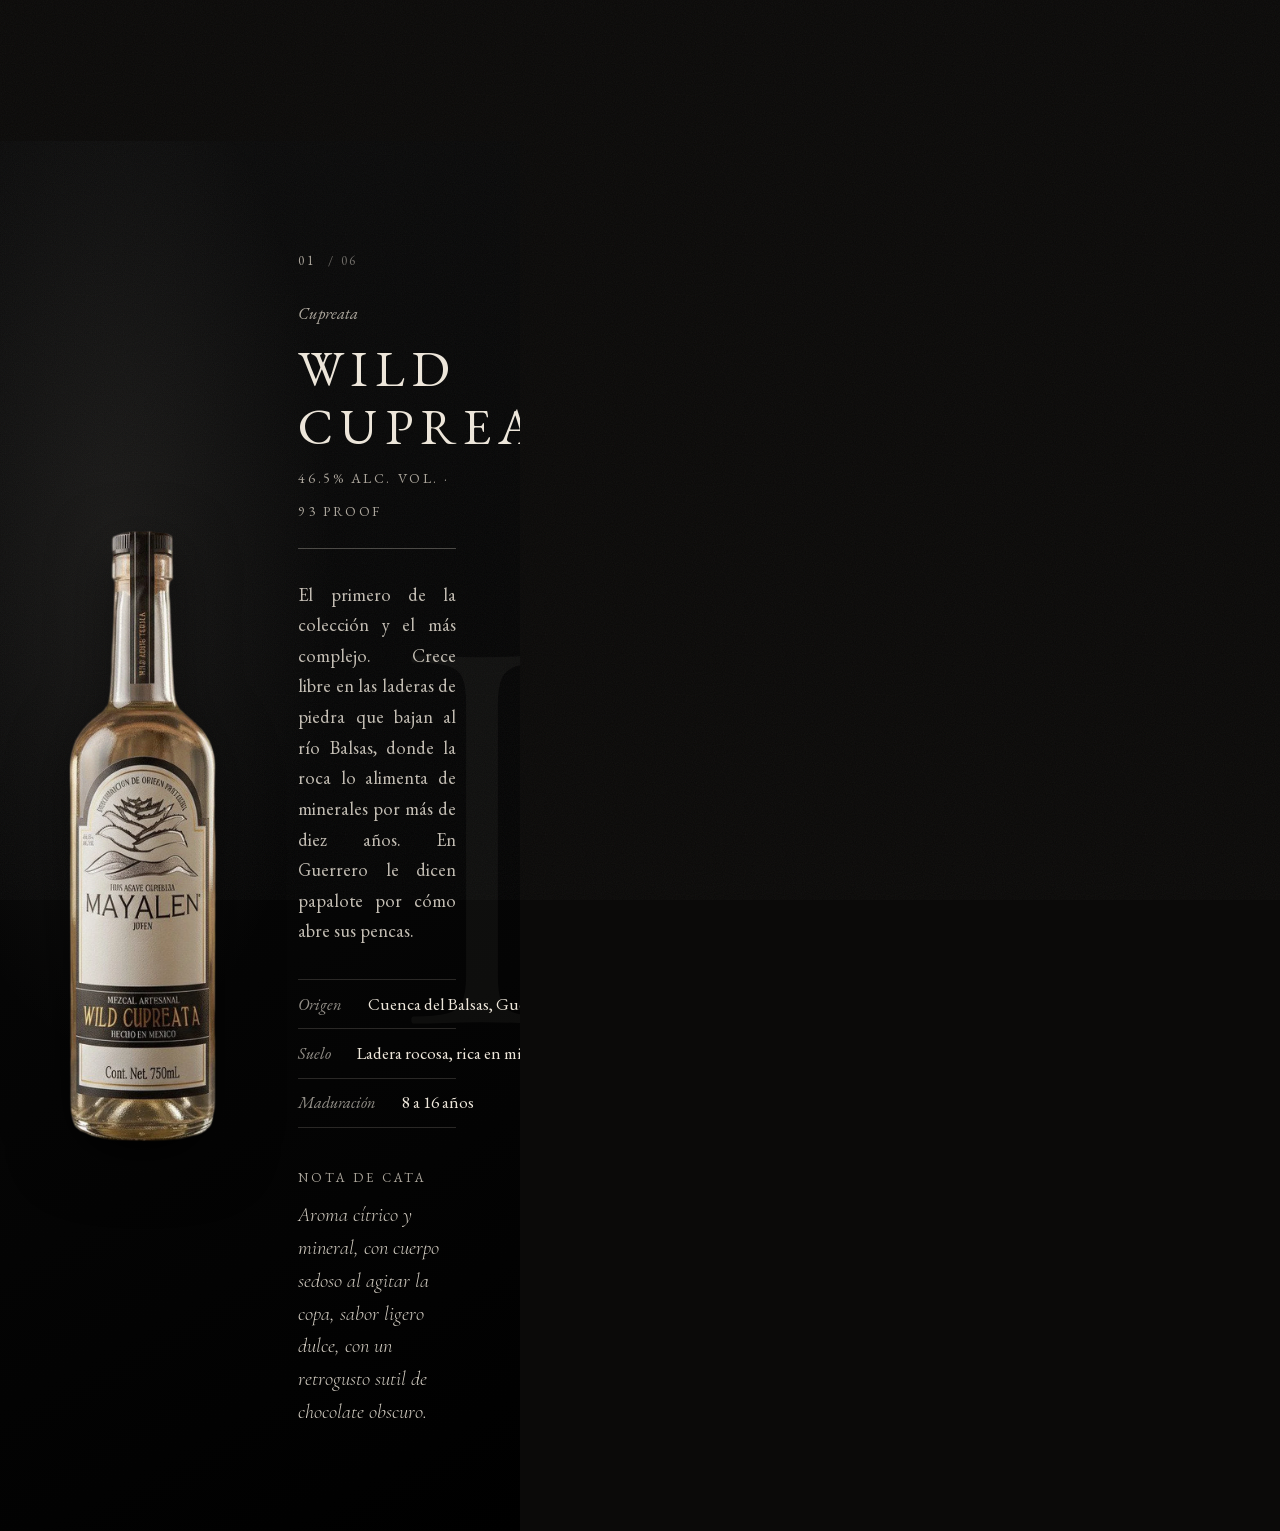
<file: _test2.html>
<!doctype html><meta charset="utf-8"><link rel="stylesheet" href="css/style.css">
<body><section class="herbario" style="max-width:520px"><article class="plate" id="cupreata" data-agave="cupreata">
    <div class="plate__glow" aria-hidden="true"></div>
    <span class="plate__ghost" aria-hidden="true">I</span>
    <div class="wrap plate__in">
      <div class="plate__stage">
        <img class="plate__bottle" src="assets/web/botella-cupreata.webp" alt="Botella Mayalen Cupreata" width="315" height="1500" loading="lazy" />
      </div>
      <div class="plate__desc">
        <p class="plate__index"><span>01</span><span>/ 06</span></p>
        <p class="plate__local" data-i18n="cupreataLocal">Cupreata</p>
        <h3 class="plate__name">Wild Cupreata</h3>
        <div class="plate__meta">
          <p class="plate__abv">46.5% Alc. Vol. &middot; 93 proof</p>
        </div>
        <p class="plate__body" data-i18n="cupreataP">El primero de la colección y el más complejo. Crece libre en las laderas de piedra que bajan al río Balsas, donde la roca lo alimenta de minerales por más de diez años. En Guerrero le dicen papalote por cómo abre sus pencas.</p>
        <dl class="specimen">
          <div><dt data-i18n="sProc">Origen</dt><dd data-i18n="cupreataProc">Cuenca del Balsas, Guerrero</dd></div>
          <div><dt data-i18n="sSuelo">Suelo</dt><dd data-i18n="cupreataSuelo">Ladera rocosa, rica en minerales</dd></div>
          <div><dt data-i18n="sMad">Maduración</dt><dd data-i18n="cupreataMad">8 a 16 años</dd></div>
        </dl>
        <p class="nota"><span class="nota__l" data-i18n="sNota">Nota de cata</span><span data-i18n="cupreataN">Aroma cítrico y mineral, con cuerpo sedoso al agitar la copa, sabor ligero dulce, con un retrogusto sutil de chocolate obscuro.</span></p>
      </div>
    </div>
  </article></section></body>
</file>
<file: css/style.css>
/* ══════════════════════════════════════════════════════════════════
   MEZCAL MAYALEN · Herbario
   Galería en blanco y negro. Cada maguey, su propio color de etiqueta.
   ══════════════════════════════════════════════════════════════════ */

@font-face{font-family:'Cormorant Garamond';font-style:italic;font-weight:300;font-display:swap;src:url('../assets/fonts/cormorant-garamond-italic-300.woff2') format('woff2');}
@font-face{font-family:'Cormorant Garamond';font-style:italic;font-weight:400;font-display:swap;src:url('../assets/fonts/cormorant-garamond-italic-400.woff2') format('woff2');}
@font-face{font-family:'Cormorant Garamond';font-style:normal;font-weight:300;font-display:swap;src:url('../assets/fonts/cormorant-garamond-normal-300.woff2') format('woff2');}
@font-face{font-family:'Cormorant Garamond';font-style:normal;font-weight:400;font-display:swap;src:url('../assets/fonts/cormorant-garamond-normal-400.woff2') format('woff2');}
@font-face{font-family:'EB Garamond';font-style:italic;font-weight:400;font-display:swap;src:url('../assets/fonts/eb-garamond-italic-400.woff2') format('woff2');}
@font-face{font-family:'EB Garamond';font-style:normal;font-weight:400;font-display:swap;src:url('../assets/fonts/eb-garamond-normal-400.woff2') format('woff2');}
@font-face{font-family:'EB Garamond';font-style:normal;font-weight:500;font-display:swap;src:url('../assets/fonts/eb-garamond-normal-500.woff2') format('woff2');}

:root{
  --noir:   #0B0A09;
  --noir-2: #100E0C;
  --smoke:  #16130F;
  --bone:   #EEE9E0;
  --bone-2: #C9C3B8;
  --ash:    #8E877B;
  --gold:   #CBA255;
  --hair:   rgba(238,233,224,.14);
  --hair-2: rgba(238,233,224,.08);

  --display:'Cormorant Garamond','Adobe Garamond Pro',Garamond,Georgia,serif;
  --text:   'EB Garamond','Adobe Garamond Pro',Garamond,Georgia,serif;

  --gut:  clamp(1.35rem,5vw,4.5rem);
  --wrap: 1240px;
  --head-h: 66px;
  --ease: cubic-bezier(.22,.61,.36,1);
}

*,*::before,*::after{box-sizing:border-box;}
html{scroll-behavior:smooth;-webkit-text-size-adjust:100%;background:var(--noir);}
section[id],article[id]{scroll-margin-top:var(--head-h);}

body{
  margin:0;background:var(--noir);color:var(--bone);
  font-family:var(--text);
  font-size:clamp(1.02rem,.98rem + .22vw,1.14rem);
  line-height:1.68;-webkit-font-smoothing:antialiased;overflow-x:hidden;
}
body.is-locked{overflow:hidden;height:100svh;}

/* grano de película, muy tenue */
body::after{
  content:'';position:fixed;inset:0;z-index:400;pointer-events:none;opacity:.05;
  background-image:url("data:image/svg+xml,%3Csvg xmlns='http://www.w3.org/2000/svg' width='200' height='200'%3E%3Cfilter id='n'%3E%3CfeTurbulence type='fractalNoise' baseFrequency='.9' numOctaves='3'/%3E%3C/filter%3E%3Crect width='200' height='200' filter='url(%23n)'/%3E%3C/svg%3E");
}

img{max-width:100%;height:auto;display:block;}
a{color:inherit;}
::selection{background:var(--bone);color:var(--noir);}
.wrap{max-width:var(--wrap);margin:0 auto;padding:0 var(--gut);}
p{margin:0 0 1.15em;text-wrap:pretty;}
/* evita palabras huérfanas: equilibra títulos y subtítulos */
.h-title,.plate__name,.portada__word,.umbral__title,.umbral__sub,.sec-head__sub,
.proc__item h3,.colofon__word,.colofon__tag{text-wrap:balance;}


/* ─────────────────────────  PRIMITIVAS  ───────────────────────── */
.eyebrow{
  font-family:var(--text);font-size:1.2rem;font-weight:400;
  font-variant-caps:all-small-caps;letter-spacing:.11em;
  color:var(--gold);margin:0 0 .55rem;line-height:1.35;
}
.eyebrow--light{color:var(--gold);}

.h-title{
  font-family:var(--display);font-weight:300;
  font-size:clamp(2.5rem,1.5rem + 4vw,4.8rem);
  line-height:1.04;letter-spacing:.004em;margin:0 0 1rem;color:var(--bone);
}
.sec-head{margin:0 0 clamp(1.6rem,3vw,2.6rem);max-width:38rem;}
.sec-head--center{margin-inline:auto;text-align:center;}
.sec-head__sub{
  font-family:var(--display);font-style:italic;font-weight:300;
  font-size:clamp(1.2rem,1rem + .6vw,1.65rem);line-height:1.55;
  color:var(--bone-2);margin:0;
}

/* capitular retirada — no se usa en ningún otro sitio */

.btn{
  display:inline-block;font-family:var(--text);font-size:.9rem;
  font-variant-caps:all-small-caps;letter-spacing:.13em;
  padding:.75em 2.3em;background:var(--bone);color:var(--noir);
  border:1px solid var(--bone);cursor:pointer;border-radius:0;
  transition:background .5s var(--ease),color .5s var(--ease);
}
.btn:hover{background:transparent;color:var(--bone);}
.btn--ghost{background:transparent;color:var(--bone-2);border-color:var(--hair);}
.btn--ghost:hover{color:var(--bone);border-color:var(--bone);}

/* ficha de especimen con guía punteada */
.specimen{margin:2rem 0 0;padding:0;}
.specimen div{display:flex;align-items:baseline;padding:.62rem 0;border-bottom:1px solid var(--hair-2);}
.specimen div:first-child{border-top:1px solid var(--hair-2);}
.specimen dt{flex:0 0 auto;order:1;margin:0;font-style:italic;font-size:1.02rem;color:var(--ash);}
.specimen div::before{content:'';flex:1 1 auto;order:2;margin:0 .7em;border-bottom:1px dotted var(--hair);transform:translateY(-.22em);}
.specimen dd{flex:0 0 auto;order:3;margin:0;font-size:1.06rem;color:var(--bone);text-align:right;}
.specimen dd a{text-decoration:none;border-bottom:1px solid var(--hair);transition:border-color .4s var(--ease);}
.specimen dd a:hover{border-color:var(--bone);}

.nota{margin:2.1rem 0 0;font-family:var(--display);font-style:italic;font-weight:300;
  font-size:1.28rem;line-height:1.6;color:var(--bone-2);}
.nota__l{display:block;font-family:var(--text);font-style:normal;font-size:1.17rem;
  font-variant-caps:all-small-caps;letter-spacing:.15em;color:var(--ash);margin-bottom:.5rem;}

.reveal{opacity:0;transform:translateY(22px);transition:opacity 1.2s var(--ease),transform 1.2s var(--ease);}
.reveal.is-in{opacity:1;transform:none;}
@media (prefers-reduced-motion:reduce){
  html{scroll-behavior:auto;}
  .reveal{opacity:1;transform:none;transition:none;}
  *{animation-duration:.001ms !important;transition-duration:.001ms !important;}
}


/* ─────────────────────────  UMBRAL  ───────────────────────── */
.umbral{position:fixed;inset:0;z-index:500;display:grid;place-items:center;
  padding:2rem 1.35rem;background:var(--noir);
  transition:opacity .9s var(--ease),visibility .9s;}
.umbral.is-out{opacity:0;visibility:hidden;pointer-events:none;}
.umbral__card{max-width:34rem;width:100%;text-align:center;
  padding:clamp(2.4rem,5vw,3.6rem) clamp(1.6rem,4vw,3rem);
  border:1px solid var(--hair);
  box-shadow:inset 0 0 0 5px var(--noir),inset 0 0 0 6px var(--hair-2);}
.umbral__sello{width:84px;height:auto;margin:0 auto 1.6rem;opacity:.92;}
.umbral__title{font-family:var(--display);font-weight:300;
  font-size:clamp(1.8rem,1.3rem + 1.6vw,2.5rem);line-height:1.15;margin:0 0 1rem;color:var(--bone);}
.umbral__sub{color:var(--bone-2);max-width:26rem;margin:0 auto 2rem;}
.umbral__acts{display:flex;gap:.8rem;justify-content:center;flex-wrap:wrap;margin-bottom:1.9rem;}
.umbral__legal,.umbral__deny{font-family:var(--text);font-style:italic;font-size:.96rem;color:var(--ash);margin:0;}
.umbral__deny{margin-top:1.2rem;color:var(--bone);}


/* ─────────────────────────  CABECERA  ───────────────────────── */
.head{position:fixed;top:0;left:0;right:0;z-index:100;
  background:linear-gradient(to bottom,rgba(11,10,9,.9),rgba(11,10,9,0));
  transition:background .5s var(--ease),border-color .5s var(--ease);
  border-bottom:1px solid transparent;}
.head.is-stuck{background:var(--noir);border-bottom-color:var(--hair);}
.head__in{max-width:var(--wrap);margin:0 auto;padding:.85rem var(--gut);
  display:flex;align-items:center;justify-content:space-between;gap:1.5rem;}
.mark{display:flex;align-items:center;gap:.7rem;text-decoration:none;}
.mark__sello{width:28px;height:28px;opacity:.95;}
.mark__word{font-family:var(--text);font-weight:400;font-variant-caps:all-small-caps;
  font-size:1.16rem;letter-spacing:.11em;color:var(--bone);line-height:1;white-space:nowrap;}
.menu{display:flex;gap:clamp(1.1rem,2.6vw,2.4rem);}
.menu a{font-family:var(--text);font-size:1rem;text-decoration:none;color:var(--bone-2);
  position:relative;padding:.2rem 0;transition:color .4s var(--ease);}
.menu a::after{content:'';position:absolute;left:0;bottom:0;height:1px;width:0;background:var(--bone);transition:width .45s var(--ease);}
.menu a:hover{color:var(--bone);}
.menu a:hover::after{width:100%;}
.head__tools{display:flex;align-items:center;gap:1rem;color:var(--hair);}
.lang{display:flex;align-items:center;gap:.45rem;}
.lang__b{background:none;border:0;cursor:pointer;padding:.2rem 0;font-family:var(--text);
  font-style:italic;font-size:.92rem;color:var(--ash);transition:color .4s var(--ease);}
.lang__b.is-on{color:var(--bone);font-style:normal;}
.burger{display:none;background:none;border:0;cursor:pointer;width:28px;height:20px;padding:0;position:relative;}
.burger span{position:absolute;left:0;width:100%;height:1px;background:var(--bone);transition:transform .45s var(--ease);}
.burger span:nth-child(1){top:5px;}.burger span:nth-child(2){top:13px;}
.burger[aria-expanded="true"] span:nth-child(1){transform:translateY(4px) rotate(45deg);}
.burger[aria-expanded="true"] span:nth-child(2){transform:translateY(-4px) rotate(-45deg);}


/* ─────────────────────────  PORTADA  ───────────────────────── */
.portada{position:relative;min-height:100svh;display:flex;flex-direction:column;
  justify-content:center;overflow:hidden;padding:var(--head-h) 0 0;}
.portada__bg{position:absolute;inset:0;width:100%;height:100%;object-fit:cover;
  object-position:right center;transform:translateX(-20px) scale(.71);transform-origin:center;
  /* difuminado sólo en los 4 bordes; centro sólido */
  -webkit-mask-image:linear-gradient(to right,transparent,#000 9%,#000 91%,transparent),
                     linear-gradient(to bottom,transparent,#000 9%,#000 91%,transparent);
  -webkit-mask-composite:source-in;
  mask-image:linear-gradient(to right,transparent,#000 9%,#000 91%,transparent),
             linear-gradient(to bottom,transparent,#000 9%,#000 91%,transparent);
  mask-composite:intersect;}
/* oscurece la izquierda para el texto; deja las botellas (derecha) visibles */
.portada__veil{position:absolute;inset:0;
  background:linear-gradient(to right,rgba(11,10,9,.94) 0%,rgba(11,10,9,.72) 30%,rgba(11,10,9,.15) 55%,rgba(11,10,9,0) 72%),
             linear-gradient(to bottom,rgba(11,10,9,.5),transparent 20%,transparent 80%,rgba(11,10,9,.6));}
/* seis botellas a la derecha; borde derecho a la altura de "English" */
.portada__bottles{position:absolute;bottom:clamp(96px,13vh,132px);
  right:max(var(--gut),calc(50% - var(--wrap)/2 + var(--gut)));
  z-index:2;display:flex;align-items:flex-end;height:clamp(320px,56vh,540px);pointer-events:none;}
.portada__bottles::before{content:'';position:absolute;inset:-6% -8% -10% -8%;z-index:-1;
  background:radial-gradient(60% 60% at 55% 62%,rgba(11,10,9,.55),transparent 72%);filter:blur(6px);}
.portada__bottles img{position:relative;height:100%;width:auto;margin-left:-1.7rem;
  filter:drop-shadow(0 22px 30px rgba(0,0,0,.6));}
.portada__bottles img:first-child{margin-left:0;}
/* la primera botella al frente, y hacia atrás en orden */
.portada__bottles img:nth-child(1){z-index:6;}
.portada__bottles img:nth-child(2){z-index:5;}
.portada__bottles img:nth-child(3){z-index:4;}
.portada__bottles img:nth-child(4){z-index:3;}
.portada__bottles img:nth-child(5){z-index:2;}
.portada__bottles img:nth-child(6){z-index:1;}

.portada__in{position:relative;z-index:3;text-align:left;width:100%;max-width:var(--wrap);margin:0 auto;
  padding:0 var(--gut);flex:1 1 auto;display:flex;flex-direction:column;
  justify-content:center;align-items:flex-start;transform:translateY(-10%);}
.portada__in > *{max-width:min(56%,640px);}   /* deja libre la derecha para las botellas */
.portada__sello{width:clamp(79px,8.3vw,112px);height:auto;margin:0 0 3.4rem;opacity:.95;}
.portada__word{font-family:var(--text);font-weight:400;
  font-variant-caps:all-small-caps;letter-spacing:.1em;white-space:nowrap;max-width:none;
  font-size:clamp(2.5rem,1.3rem + 3.9vw,4.7rem);line-height:1;
  margin:0 0 .55rem;color:var(--bone);}
/* hueco igual y ceñido arriba y abajo del wordmark */
.portada__in .eyebrow{margin:0 0 .2rem;line-height:1.1;}
.portada__sub{font-family:var(--display);font-style:italic;font-weight:300;
  font-size:clamp(1rem,.9rem + .5vw,1.45rem);color:var(--bone-2);margin:0;text-align:left;}

.indice{position:relative;list-style:none;margin:clamp(2.4rem,5vw,4rem) auto 0;
  max-width:var(--wrap);width:100%;padding:1.3rem var(--gut);
  border-top:1px solid var(--hair);display:flex;justify-content:space-between;gap:1rem;flex-wrap:wrap;}
.indice a{display:flex;align-items:center;gap:.6rem;text-decoration:none;color:var(--bone-2);transition:color .4s var(--ease);}
.indice a:hover{color:var(--bone);}
.indice__dot{width:9px;height:9px;border-radius:50%;background:var(--c);box-shadow:0 0 12px -2px var(--c);flex:0 0 auto;}
.indice__n{font-family:var(--text);font-size:1.1rem;font-variant-caps:all-small-caps;letter-spacing:.11em;color:var(--ash);}
.indice__t{font-family:var(--display);font-size:1.28rem;font-weight:400;}

.scroll-cue{position:absolute;left:50%;bottom:1.4rem;width:1px;height:44px;
  background:linear-gradient(var(--bone-2),transparent);transform:translateX(-50%);opacity:.5;
  animation:cue 2.4s var(--ease) infinite;}
@keyframes cue{0%{transform:translateX(-50%) scaleY(0);transform-origin:top;}
  40%{transform:translateX(-50%) scaleY(1);transform-origin:top;}
  60%{transform:translateX(-50%) scaleY(1);transform-origin:bottom;}
  100%{transform:translateX(-50%) scaleY(0);transform-origin:bottom;}}


/* ─────────────────────────  CUADERNO  ───────────────────────── */
.cuaderno{padding:clamp(5rem,11vw,9rem) 0 clamp(3rem,7vw,5rem);}
.cuaderno__lead{max-width:44rem;margin-inline:auto;}
.cuaderno__lead p{font-family:var(--text);
  font-size:clamp(1.02rem,.98rem + .22vw,1.14rem);line-height:1.68;
  color:var(--bone-2);text-align:justify;hyphens:none;-webkit-hyphens:none;}

.diptico{display:grid;grid-template-columns:1.5fr 1fr;gap:clamp(1rem,2.5vw,2rem);
  margin:clamp(3rem,6vw,5rem) auto;align-items:end;}
.diptico figure{margin:0;}
.diptico img,.diptico__vid{width:100%;border:1px solid var(--hair);aspect-ratio:3/2;object-fit:cover;display:block;}

/* enlace de ficha técnica en cada lámina — con línea del color del agave */
.plate__ficha{display:inline-flex;align-items:center;gap:.75rem;margin-top:1.7rem;
  font-family:var(--text);font-variant-caps:all-small-caps;letter-spacing:.15em;font-size:1.17rem;
  color:var(--gold);text-decoration:none;}
.plate__ficha::before{content:"";width:38px;height:2px;background:var(--accent);
  flex:0 0 auto;transition:width .4s var(--ease);}
.plate__ficha::after{content:"\2193";color:var(--gold);font-size:1.05em;}
.plate__ficha:hover{color:#fff;}
.plate__ficha:hover::before{width:60px;}
.diptico figcaption{margin-top:.8rem;font-family:var(--text);font-style:italic;font-size:.96rem;color:var(--ash);}

.cuaderno__grid{display:grid;grid-template-columns:minmax(0,1.1fr) minmax(0,.9fr);
  gap:clamp(2.5rem,6vw,5.5rem);align-items:start;margin-top:clamp(2rem,5vw,4rem);}
.cuaderno__col p{color:var(--bone-2);text-align:justify;hyphens:none;-webkit-hyphens:none;}
.cuaderno__col p.cuaderno__owned{font-family:var(--display);font-style:italic;
  font-size:clamp(1.15rem,.9rem + .8vw,1.5rem);color:var(--gold);text-align:left;margin:1.5rem 0 0;line-height:1.3;}
.datos{margin:0;padding:0;}
.datos div{display:flex;align-items:baseline;padding:.62rem 0;border-bottom:1px solid var(--hair-2);}
.datos div:first-child{border-top:1px solid var(--hair-2);}
.datos dt{flex:0 0 auto;order:1;margin:0;font-style:italic;font-size:1.02rem;color:var(--ash);}
.datos div::before{content:'';flex:1 1 auto;order:2;margin:0 .7em;border-bottom:1px dotted var(--hair);transform:translateY(-.22em);}
.datos dd{flex:0 0 auto;order:3;margin:0;font-family:var(--display);font-size:1.18rem;color:var(--bone);}


/* ─────────────────────────  BANDA FOTOGRÁFICA  ───────────────────────── */
.banda{position:relative;margin:0;overflow:hidden;}
.banda img{width:100%;height:clamp(340px,52vh,560px);object-fit:cover;
  filter:grayscale(1) contrast(1.04) brightness(.85);}
.banda--tall img{height:clamp(420px,72vh,760px);}
.banda__cap{position:absolute;left:0;right:0;bottom:0;padding:2.2rem var(--gut) 1.4rem;
  background:linear-gradient(to top,rgba(11,10,9,.7),transparent);
  font-family:var(--text);font-style:italic;font-size:.9rem;color:var(--bone-2);}
.banda__cap span{max-width:var(--wrap);margin:0 auto;display:block;}


/* ─────────────────────────  HERBARIO  ───────────────────────── */
.herbario{padding:clamp(5rem,11vw,9rem) 0 0;}

/* colores por maguey (tomados de cada etiqueta) */
.plate[data-agave="cupreata"]{--panel:#0C0C0C;--panel-2:#000000;--accent:#ADA79D;--pale:#EEE7DB;}
.plate[data-agave="tobala"]  {--panel:#0D2236;--panel-2:#081726;--accent:#6AA6D0;--pale:#DEECF6;}
.plate[data-agave="barril"]  {--panel:#37101E;--panel-2:#260913;--accent:#C56A5C;--pale:#F4DCE2;}
.plate[data-agave="coyote"]  {--panel:#2B2016;--panel-2:#211710;--accent:#BE9A70;--pale:#EEE3D3;}
.plate[data-agave="cuishe"]  {--panel:#10261E;--panel-2:#0A1912;--accent:#6BAC88;--pale:#DCEBE2;}
.plate[data-agave="guerrero"]{--panel:#A82063;--panel-2:#620F39;--accent:#EE68A8;--pale:#F9DBE4;}

.plate{position:relative;overflow:hidden;color:var(--pale);
  background:linear-gradient(150deg,var(--panel),var(--panel-2));
  padding:clamp(4rem,8vw,7rem) 0;}
.plate + .plate{border-top:1px solid rgba(255,255,255,.06);}
.plate__glow{position:absolute;inset:0;pointer-events:none;
  background:radial-gradient(70% 60% at var(--gx,22%) 30%,color-mix(in srgb,var(--accent) 22%,transparent),transparent 60%);
  opacity:.5;}
.plate--flip .plate__glow{--gx:78%;}
.plate__ghost{position:absolute;top:50%;transform:translateY(-50%);
  font-family:var(--display);font-weight:300;font-size:min(46vw,640px);line-height:.8;
  color:var(--accent);opacity:.06;pointer-events:none;right:-.1em;user-select:none;}
.plate--flip .plate__ghost{right:auto;left:-.1em;}

.plate__in{position:relative;display:grid;grid-template-columns:minmax(0,1fr) minmax(0,1fr);
  gap:clamp(2.5rem,6vw,6rem);align-items:center;}
.plate--flip .plate__stage{order:2;}
.plate--flip .plate__desc{order:1;}

/* escenario: la botella sola y centrada, protagonista */
.plate__stage{position:relative;height:clamp(460px,68vh,680px);}
/* sombra de contacto en dos capas: ancla la botella al suelo */
.plate__stage::before,.plate__stage::after{content:'';position:absolute;left:50%;bottom:-4px;
  transform:translateX(-50%);border-radius:50%;z-index:1;pointer-events:none;}
.plate__stage::after{width:min(58%,300px);height:40px;
  background:radial-gradient(ellipse at center,rgba(0,0,0,.72),rgba(0,0,0,.34) 46%,transparent 74%);
  filter:blur(8px);}
.plate__stage::before{width:min(32%,160px);height:18px;bottom:-2px;
  background:radial-gradient(ellipse at center,rgba(0,0,0,.9),transparent 70%);filter:blur(3px);}
.plate__bottle{position:absolute;left:50%;bottom:0;transform:translateX(-50%);z-index:2;
  height:100%;width:auto;filter:drop-shadow(0 18px 30px rgba(0,0,0,.55));}
/* acuarela retirada de las láminas por ahora (se conserva el markup) */
.plate__agave{display:none;}

.plate__desc{position:relative;z-index:2;max-width:38rem;}
.plate__index{display:flex;gap:.8rem;align-items:baseline;font-family:var(--text);
  font-size:1.17rem;font-variant-caps:all-small-caps;letter-spacing:.13em;color:var(--accent);margin:0 0 1.5rem;}
.plate__index span:last-child{color:color-mix(in srgb,var(--pale) 45%,transparent);}
.plate__local{font-family:var(--text);font-style:italic;font-size:1.05rem;
  color:var(--gold);margin:0 0 .35rem;}
.plate[data-agave="cupreata"] .plate__local{color:var(--accent);}
.plate__name{font-family:var(--text);font-weight:400;font-variant-caps:all-small-caps;
  letter-spacing:.1em;font-size:clamp(2.5rem,1.3rem + 3.9vw,4.7rem);line-height:.82;margin:0 0 .7rem;color:var(--pale);}
.plate__abv{font-family:var(--text);font-size:1.23rem;font-variant-caps:all-small-caps;
  letter-spacing:.13em;color:var(--accent);margin:0;}
/* fila: ABV a la izquierda, acuarela a la derecha, alineadas por la base */
.plate__meta{display:flex;align-items:flex-end;justify-content:space-between;gap:1.5rem;
  margin:0 0 1.9rem;padding-bottom:1.4rem;
  border-bottom:1px solid color-mix(in srgb,var(--accent) 40%,transparent);}
.plate__body{color:color-mix(in srgb,var(--pale) 82%,transparent);text-align:justify;hyphens:none;-webkit-hyphens:none;}

/* especimen recoloreado dentro del panel */
.plate .specimen div,.plate .specimen div:first-child{border-color:color-mix(in srgb,var(--pale) 16%,transparent);}
.plate .specimen dt{color:color-mix(in srgb,var(--pale) 62%,transparent);}
.plate .specimen div::before{border-bottom-color:color-mix(in srgb,var(--pale) 28%,transparent);}
.plate .specimen dd{color:var(--pale);}
.plate .nota{color:color-mix(in srgb,var(--pale) 88%,transparent);}
.plate .nota__l{color:var(--accent);}


/* ─────────────────────────  REGIONES  ───────────────────────── */
.proc{padding:clamp(5rem,11vw,9rem) 0;background:var(--noir-2);overflow:hidden;}
/* mapa de México con los puntos de región */
/* Guerrero · mapa · Oaxaca en tres columnas */
.proc__grid3{display:grid;grid-template-columns:1fr 1.15fr 1fr;gap:clamp(1.4rem,3.5vw,3rem);align-items:center;}
.proc__mapa{position:relative;margin:0;z-index:0;transform:scale(1.955);transform-origin:center;pointer-events:none;}
.proc__mapa img{width:100%;filter:invert(1);opacity:.2;}
.pin{position:absolute;left:var(--x);top:var(--y);}
.pin i{position:absolute;left:0;top:0;transform:translate(-50%,-50%);width:6px;height:6px;border-radius:50%;
  background:var(--c,var(--bone));box-shadow:0 0 12px -1px var(--c,var(--bone));}
.pin em{position:absolute;left:0;top:-10px;transform:translate(-50%,-100%);white-space:nowrap;
  font-family:var(--text);font-style:italic;font-size:.66rem;color:var(--c,var(--bone));}
.regiones{display:grid;grid-template-columns:1fr 1fr;gap:clamp(2.2rem,5vw,4.5rem);align-items:start;}
.region{position:relative;z-index:2;border-top:1px solid color-mix(in srgb,var(--c) 55%,var(--hair));padding-top:1.6rem;}
.region__head{display:flex;align-items:center;gap:1.1rem;margin-bottom:1.1rem;}
/* silueta del estado, teñida con el color de la región */
.region__map{flex:0 0 auto;width:clamp(66px,7vw,90px);height:clamp(46px,5vw,60px);
  background:var(--c);-webkit-mask:center/contain no-repeat;mask:center/contain no-repeat;}
.region[data-region="guerrero"] .region__map{-webkit-mask-image:url(../assets/maps/mapa-guerrero.png);mask-image:url(../assets/maps/mapa-guerrero.png);}
.region[data-region="oaxaca"] .region__map{-webkit-mask-image:url(../assets/maps/mapa-oaxaca.png);mask-image:url(../assets/maps/mapa-oaxaca.png);}
.region__head .eyebrow{margin:0 0 .1rem;}
.region__head h3{font-family:var(--display);font-weight:300;font-size:2.1rem;line-height:1;margin:0;color:var(--bone);}
.region > p{margin:0 0 1.6rem;color:var(--bone-2);}
.region__agaves{list-style:none;margin:0;padding:0;display:grid;grid-template-columns:repeat(2,1fr);gap:1.4rem 1.2rem;justify-items:center;}
.region__agaves a{display:flex;flex-direction:column;align-items:center;gap:.55rem;text-decoration:none;}
.region__agaves img{height:clamp(78px,9vw,112px);width:auto;
  filter:drop-shadow(0 10px 18px rgba(0,0,0,.4));transition:transform .45s var(--ease);}
.region__agaves a:hover img{transform:translateY(-5px);}
.region__agaves span{font-family:var(--text);font-style:italic;font-size:.98rem;color:var(--gold);}
.region__casa{text-align:center;margin-top:clamp(3rem,6vw,4.5rem);}
.region__casa .eyebrow{margin:0 0 .3rem;}
.region__casa h3{font-family:var(--display);font-weight:300;font-size:1.9rem;line-height:1;margin:0 0 .6rem;color:var(--bone);}
.region__casa p{margin:0 auto;max-width:32rem;color:var(--bone-2);}


/* ─────────────────────────  GALERÍA  ───────────────────────── */
.galeria{padding:clamp(5rem,11vw,9rem) 0;}
.galeria__grid{display:grid;grid-template-columns:repeat(3,1fr);gap:clamp(.5rem,1vw,.9rem);}
.galeria__grid figure{margin:0;overflow:hidden;}
.galeria__grid img{width:100%;aspect-ratio:4/3;object-fit:cover;display:block;
  filter:brightness(.92);transition:transform .7s var(--ease),filter .5s var(--ease);}
.galeria__grid figure:hover img{transform:scale(1.05);filter:brightness(1.05);}
@media(max-width:820px){.galeria__grid{grid-template-columns:repeat(2,1fr);}}
@media(max-width:520px){.galeria__grid{grid-template-columns:1fr;}}


/* ─────────────────────────  COCTELERÍA  ───────────────────────── */
.recetas{padding:clamp(5rem,11vw,9rem) 0;background:var(--noir-2);}
.recetas__grid{display:grid;grid-template-columns:repeat(3,1fr);gap:clamp(1.6rem,3vw,2.6rem);}
.receta{border-top:2px solid var(--c);padding-top:1.6rem;text-align:center;}
.receta__img{display:block;width:100%;aspect-ratio:1/1;height:auto;object-fit:cover;
  border-radius:3px;margin:0 0 1.4rem;box-shadow:0 16px 30px -14px rgba(0,0,0,.6);}
.receta .eyebrow{color:var(--c);margin:0 0 .4rem;}
.receta__name{font-family:var(--display);font-weight:300;font-size:1.9rem;line-height:1.1;margin:0 0 1rem;color:var(--bone);}
.receta__ing{font-family:var(--text);font-size:1.02rem;color:var(--bone-2);margin:0 0 .8rem;line-height:1.6;}
.receta__met{font-family:var(--display);font-style:italic;font-size:1.12rem;color:var(--ash);margin:0;line-height:1.5;}
@media(max-width:900px){.recetas__grid{grid-template-columns:repeat(2,1fr);}}
@media(max-width:560px){.recetas__grid{grid-template-columns:1fr;}}

/* ─────────────────────────  FICHAS TÉCNICAS  ───────────────────────── */
.fichas{padding:clamp(5rem,11vw,9rem) 0;}
.fichas__grid{display:grid;grid-template-columns:repeat(3,1fr);gap:clamp(1.6rem,3vw,2.6rem);
  list-style:none;margin:0;padding:0;}
.fichac{border-top:2px solid var(--c);padding-top:1.4rem;display:flex;flex-direction:column;align-items:flex-start;}
.fichac__n{font-family:var(--text);font-variant-caps:all-small-caps;letter-spacing:.14em;
  font-size:.95rem;color:var(--ash);}
.fichac__t{font-family:var(--display);font-weight:400;font-size:1.5rem;line-height:1.05;
  margin:.15rem 0 .15rem;color:var(--bone);}
.fichac__v{font-family:var(--display);font-style:italic;font-size:1.02rem;color:var(--bone-2);
  margin:0 0 1.15rem;}
.fichac__dl{margin-top:auto;font-family:var(--text);font-variant-caps:all-small-caps;
  letter-spacing:.16em;font-size:.9rem;color:var(--gold);text-decoration:none;
  padding-bottom:.15rem;border-bottom:1px solid rgba(203,162,85,.35);transition:border-color .4s var(--ease);}
.fichac__dl:hover{border-bottom-color:var(--gold);}
@media(max-width:900px){.fichas__grid{grid-template-columns:repeat(2,1fr);}}
@media(max-width:560px){.fichas__grid{grid-template-columns:1fr;}}


/* ─────────────────────────  CORRESPONDENCIA  ───────────────────────── */
.corr{padding:clamp(5rem,11vw,9rem) 0;}
.corr__in{display:grid;grid-template-columns:minmax(0,.92fr) minmax(0,1.08fr);gap:clamp(2.5rem,6vw,5.5rem);align-items:start;}
.corr__text{max-width:34rem;}
.corr__text p{color:var(--bone-2);}
.carta__row{display:grid;grid-template-columns:1fr 1fr;gap:1.5rem;}
.campo{display:block;margin-bottom:1.7rem;}
.campo span{display:block;font-family:var(--text);font-style:italic;font-size:1.02rem;color:var(--ash);margin-bottom:.5rem;}
.campo input,.campo textarea{width:100%;background:transparent;border:0;border-bottom:1px solid var(--hair);
  padding:.6rem 0;font-family:var(--text);font-size:1.05rem;color:var(--bone);border-radius:0;transition:border-color .4s var(--ease);}
.campo textarea{resize:vertical;line-height:1.75;}
.campo input:focus,.campo textarea:focus{outline:none;border-bottom-color:var(--bone);}
.carta__aviso{font-family:var(--text);font-style:italic;font-size:1.03rem;color:var(--bone-2);margin:1.1rem 0 0;min-height:1.4em;}


/* ─────────────────────────  COLOFÓN  ───────────────────────── */
.colofon{padding:clamp(3.5rem,7vw,6rem) 0 2.6rem;border-top:1px solid var(--hair);text-align:center;background:var(--noir);}
.colofon__sello{width:64px;height:auto;margin:0 auto 1.4rem;opacity:.9;}
.colofon__word{font-family:var(--text);font-weight:400;font-variant-caps:all-small-caps;
  letter-spacing:.1em;font-size:2rem;margin:0 0 .7rem;line-height:1;color:var(--bone);}
.colofon__tag{margin:0 0 1.8rem;}
.colofon__legal,.colofon__copy{font-family:var(--text);font-style:italic;font-size:.96rem;color:var(--ash);margin:0 0 .5rem;}


/* ─────────────────────────  ADAPTATIVO  ───────────────────────── */
@media (max-width:1024px){
  .cuaderno__grid,.proc__grid3,.corr__in{grid-template-columns:1fr;gap:clamp(2rem,6vw,3rem);}
  .proc__grid3 .proc__mapa{max-width:520px;margin:0 auto;order:-1;}
  .cuaderno__col,.corr__text{max-width:none;}
  .plate__in{grid-template-columns:1fr;gap:clamp(2rem,6vw,3rem);}
  .plate--flip .plate__stage,.plate--flip .plate__desc{order:0;}
  .plate__desc{max-width:none;}
  .plate__stage{min-height:0;}
  .diptico{grid-template-columns:1fr;}
  .diptico__b{max-width:70%;}
}

@media (max-width:820px){
  .burger{display:block;}
  .menu{position:fixed;inset:0;background:var(--noir);flex-direction:column;align-items:center;justify-content:center;
    gap:2.4rem;opacity:0;visibility:hidden;transition:opacity .5s var(--ease),visibility .5s;}
  .menu.is-open{opacity:1;visibility:visible;}
  .menu a{font-family:var(--display);font-size:2rem;color:var(--bone);}
  .mark,.head__tools{position:relative;z-index:110;}
  .indice{gap:.7rem 1.6rem;justify-content:flex-start;}
  .indice li{flex:0 0 auto;}
  /* en móvil oscurece más el fondo para que el texto destaque */
  .portada__veil{background:linear-gradient(to bottom,rgba(11,10,9,.7),rgba(11,10,9,.5) 42%,rgba(11,10,9,.8));}
  .carta__row{grid-template-columns:1fr;gap:0;}
  .plate__stage{height:clamp(420px,64vh,520px);}
}

@media (max-width:520px){
  .lang__b{font-size:.82rem;}
  .mark__word{font-size:1.02rem;letter-spacing:.13em;}
  .plate__stage{height:380px;}
  .plate__agave{height:64px;}
  .plate__bottle{height:90%;}
  .diptico__b{max-width:none;}
}
</file>
